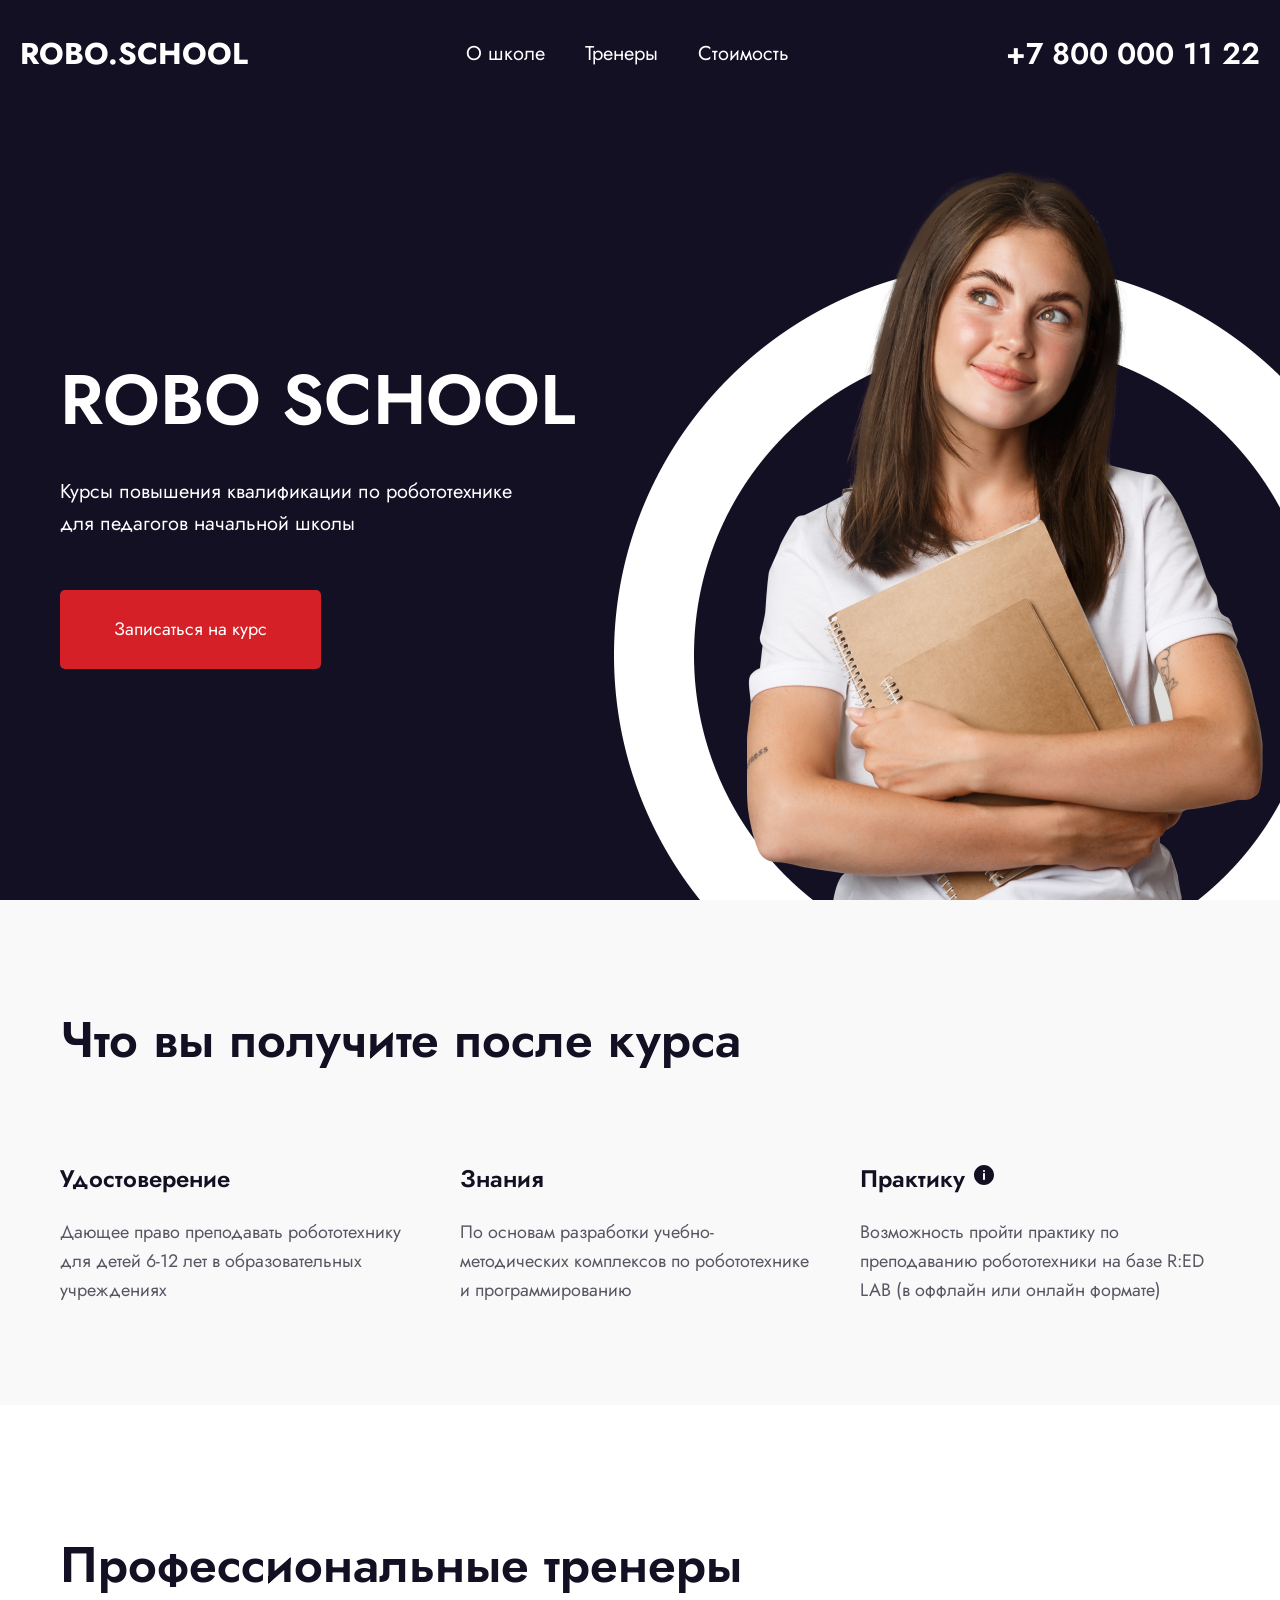
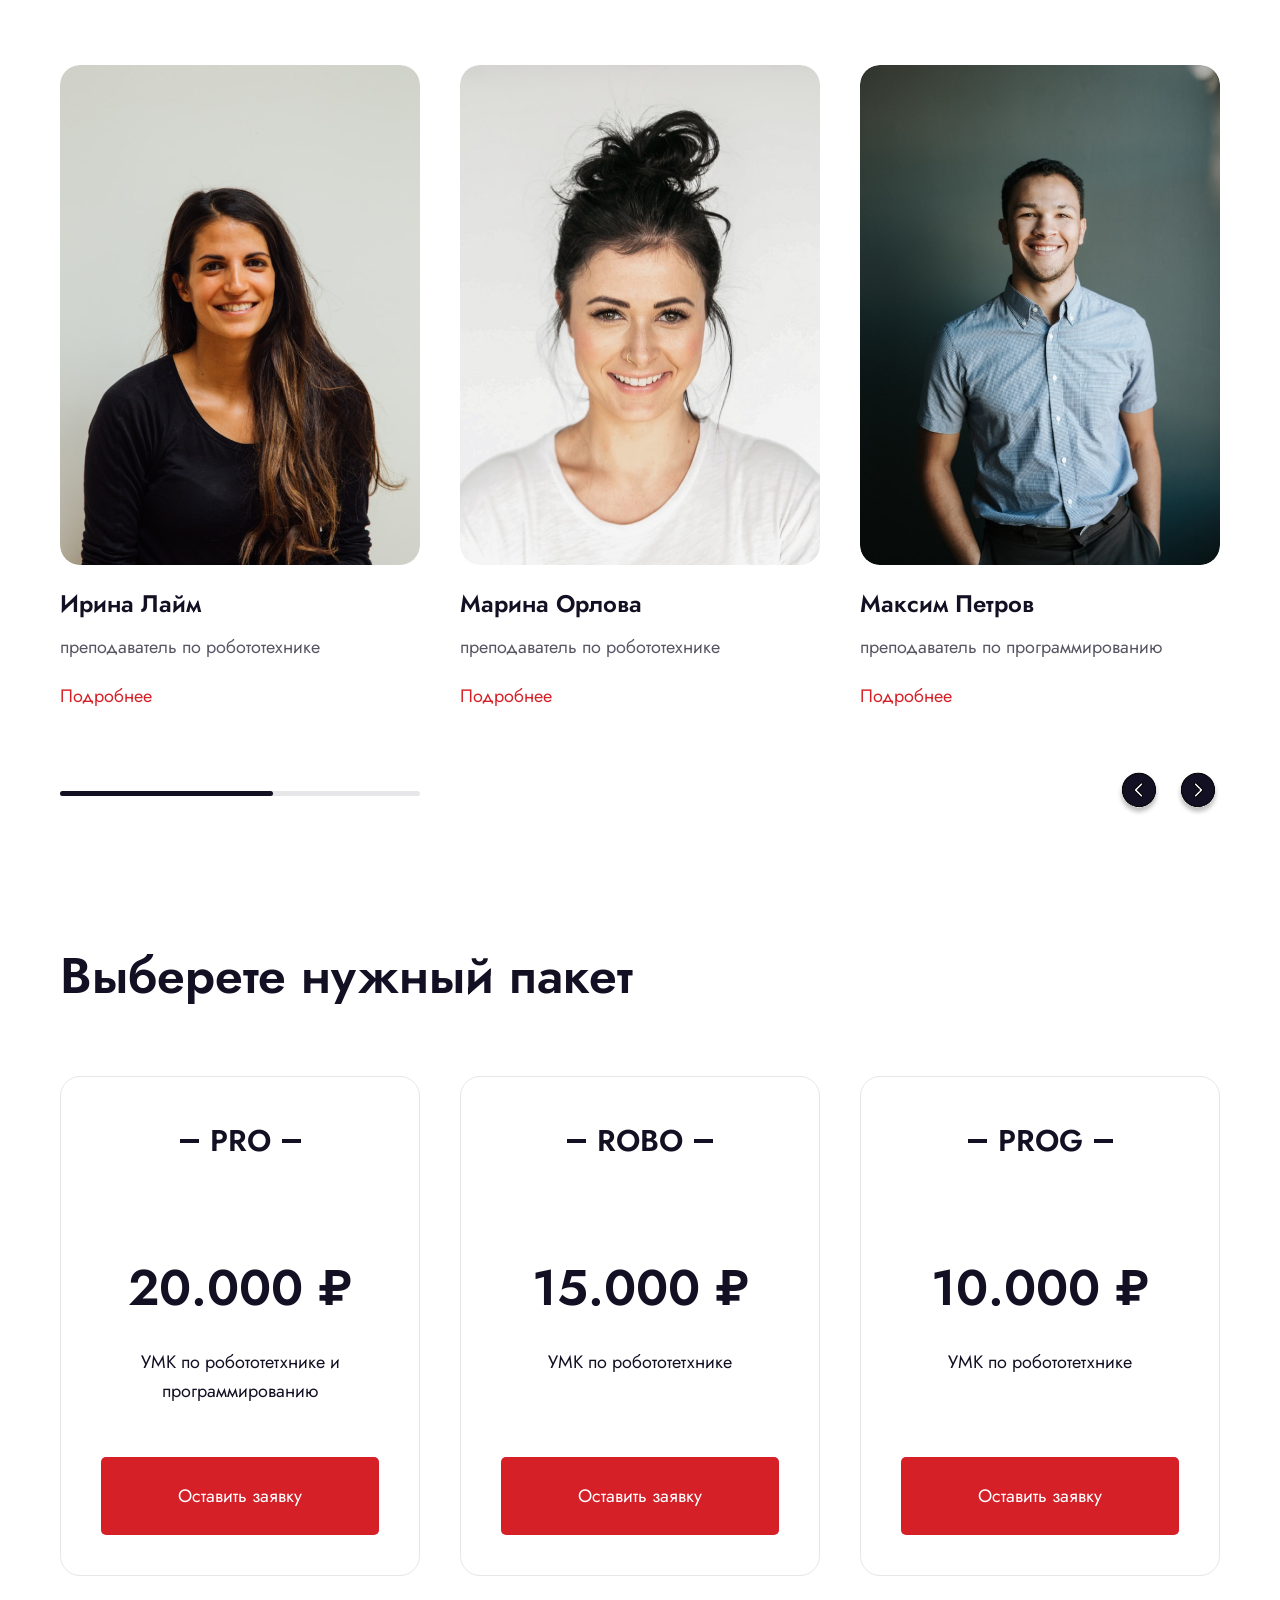
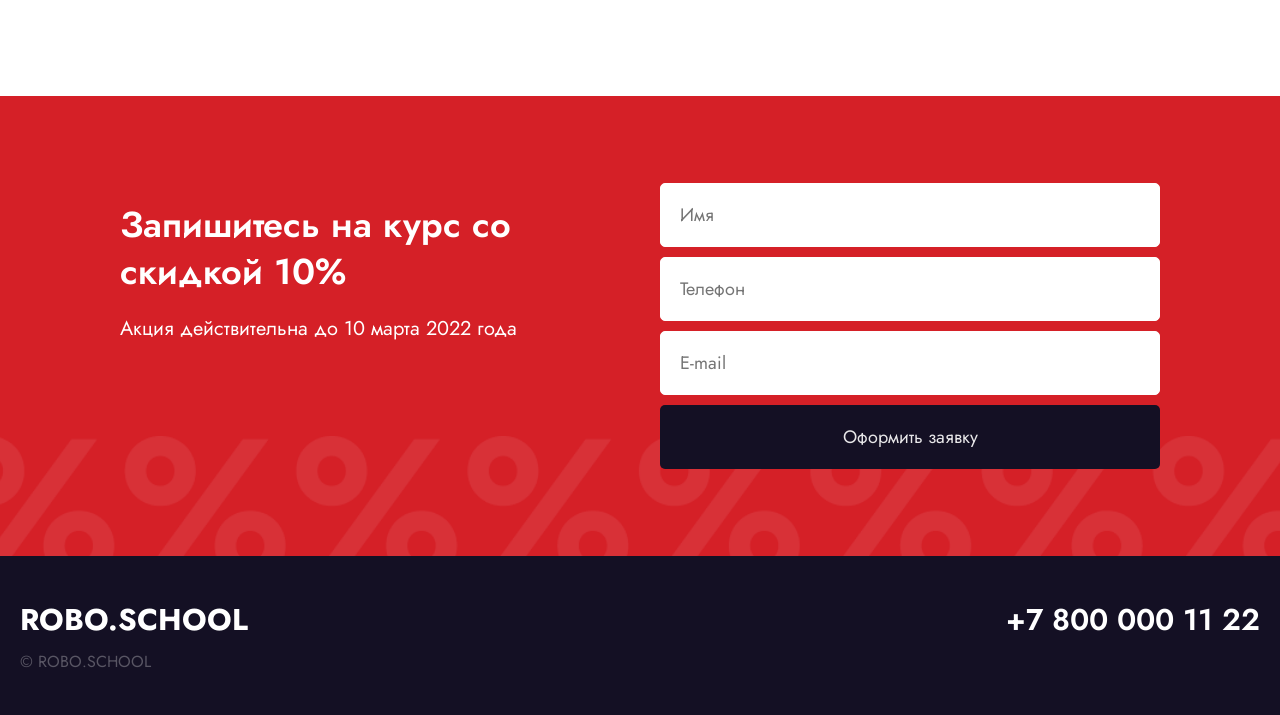
<file: pr-/index.html>
<!doctype html>
<html lang="en">
  <head>
    <meta charset="UTF-8" />
    <meta name="viewport" content="width=device-width, initial-scale=1.0" />
    <title>Vite + React</title>
    <script type="module" crossorigin src="./assets/index-Bn_xJWZJ.js"></script>
    <link rel="stylesheet" crossorigin href="./assets/index.css">
  </head>
  <body>
    <div id="root"></div>
  </body>
</html>
</file>
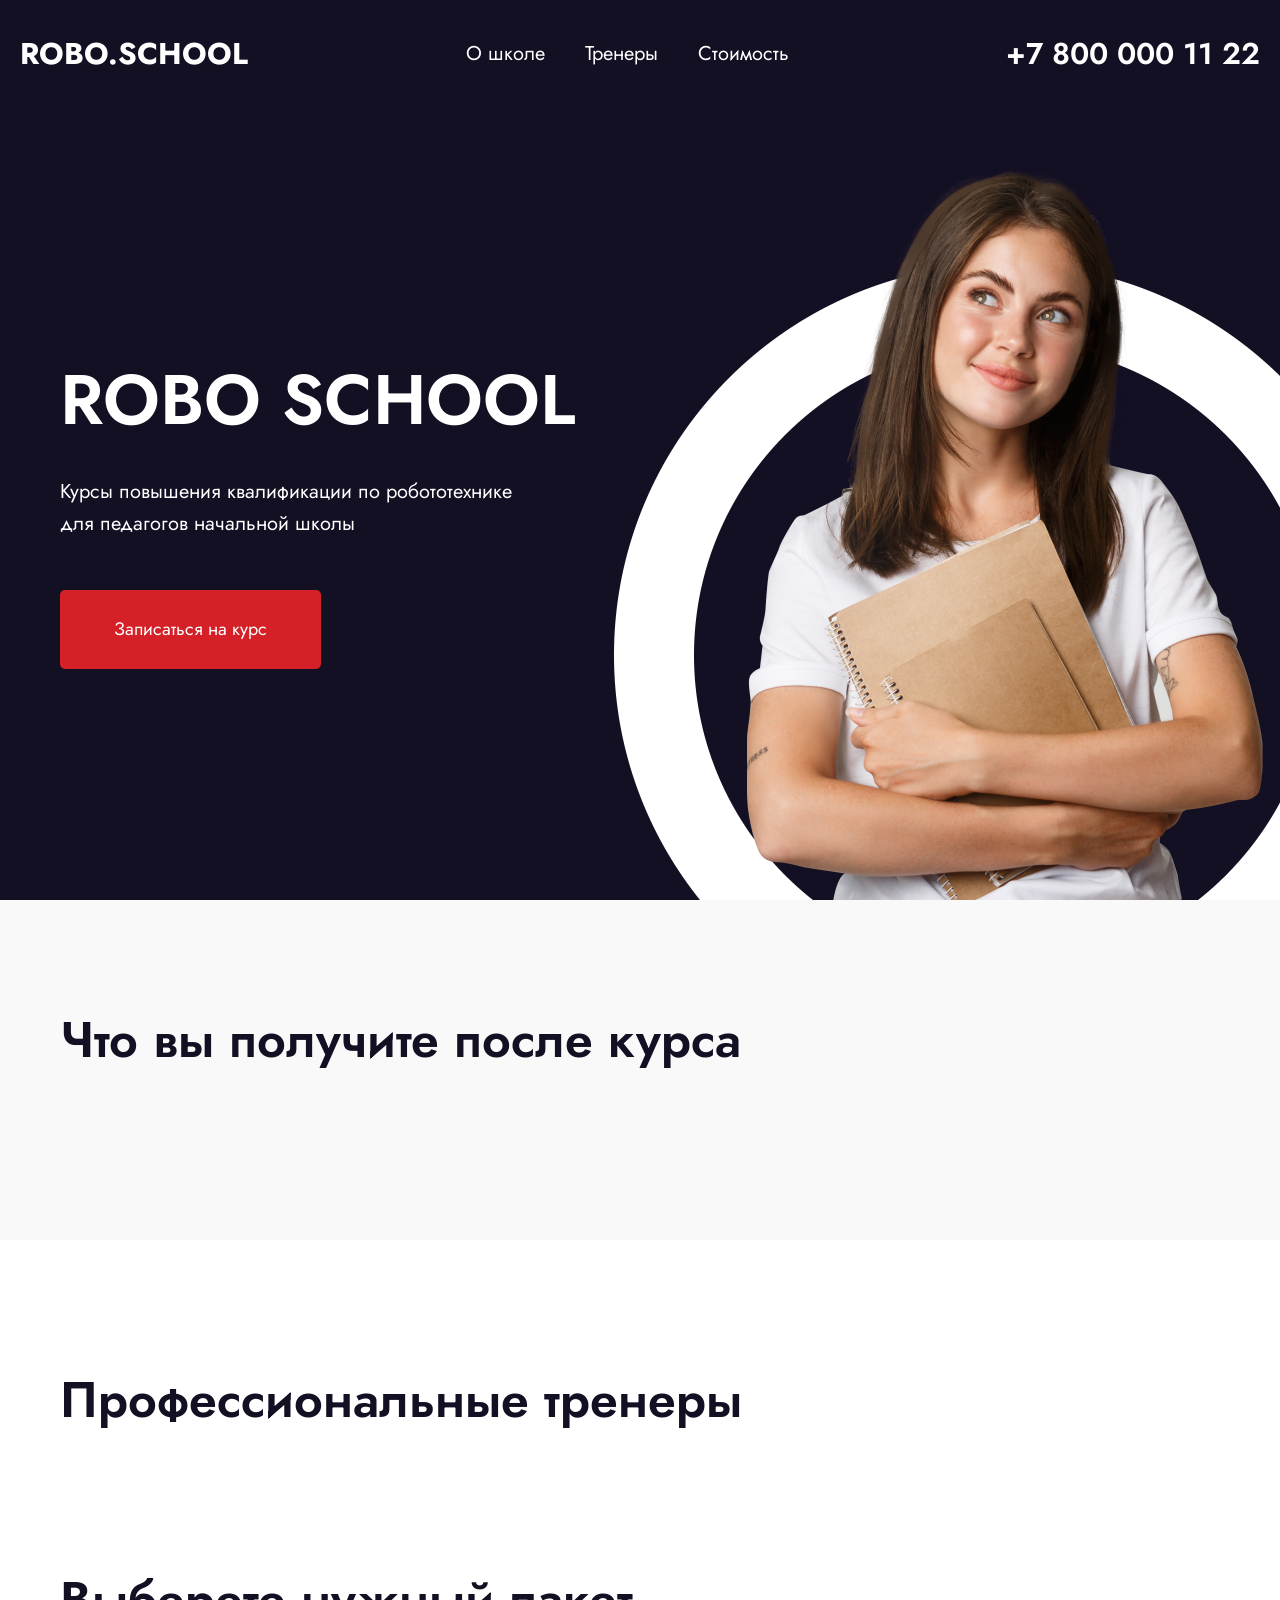
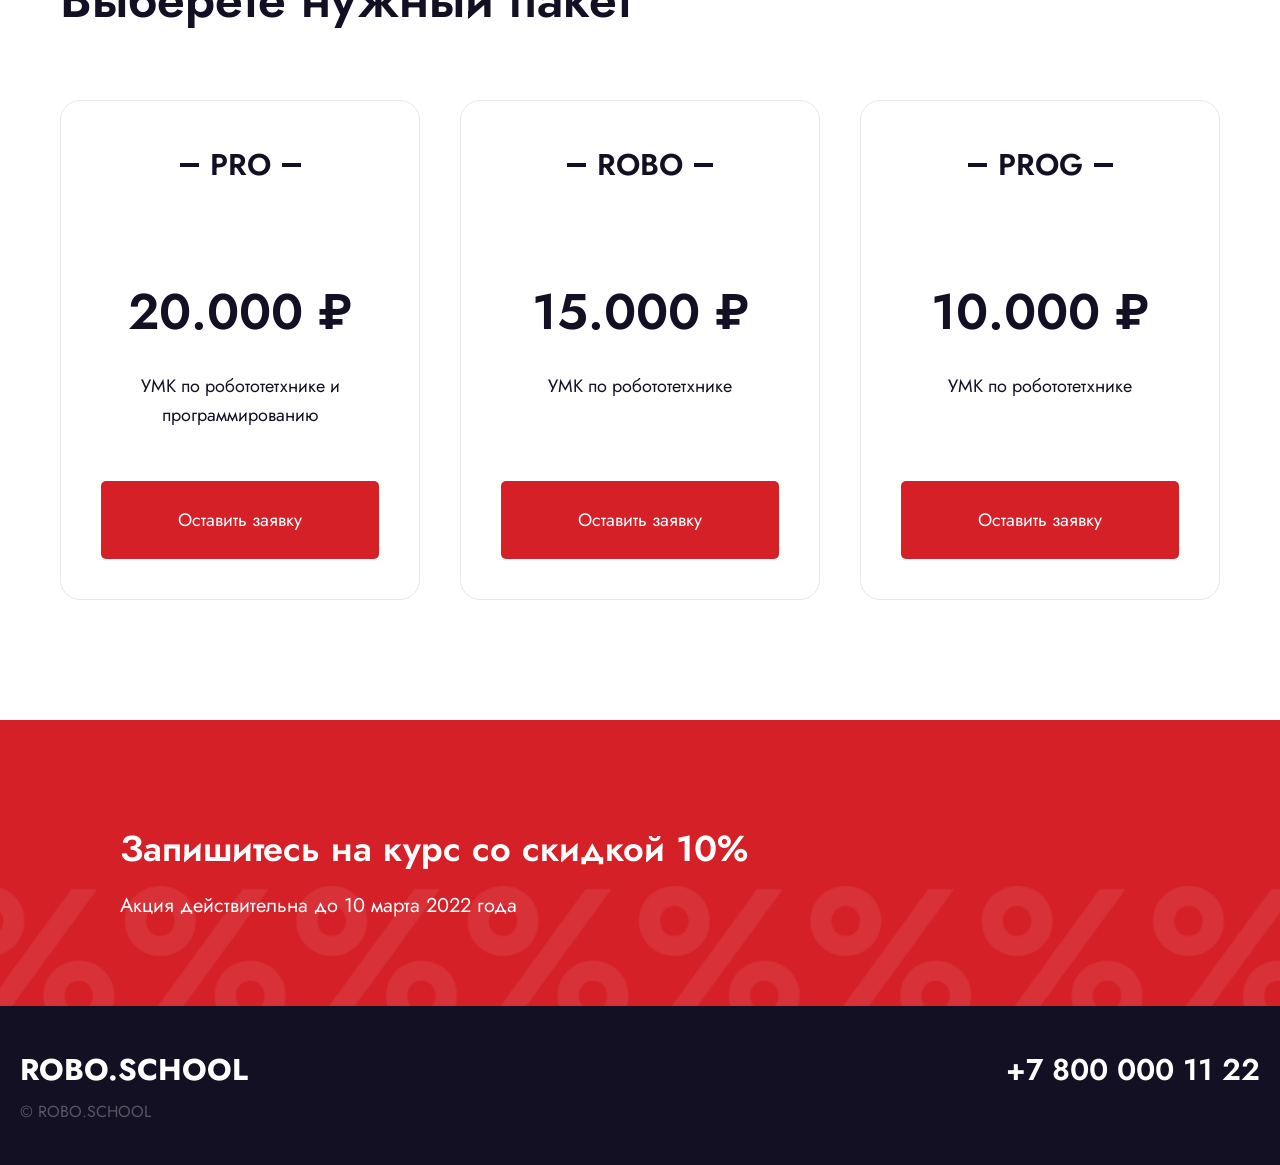
<file: pr-1/index.html>
<!doctype html>
<html lang="en">
  <head>
    <meta charset="UTF-8" />
    <meta name="viewport" content="width=device-width, initial-scale=1.0" />
    <title>Vite + React</title>
    <script type="module" crossorigin src="./assets/index-CHeGaRl-.js"></script>
    <link rel="stylesheet" crossorigin href="./assets/index.css">
  </head>
  <body>
    <div id="root"></div>
  </body>
</html>
</file>
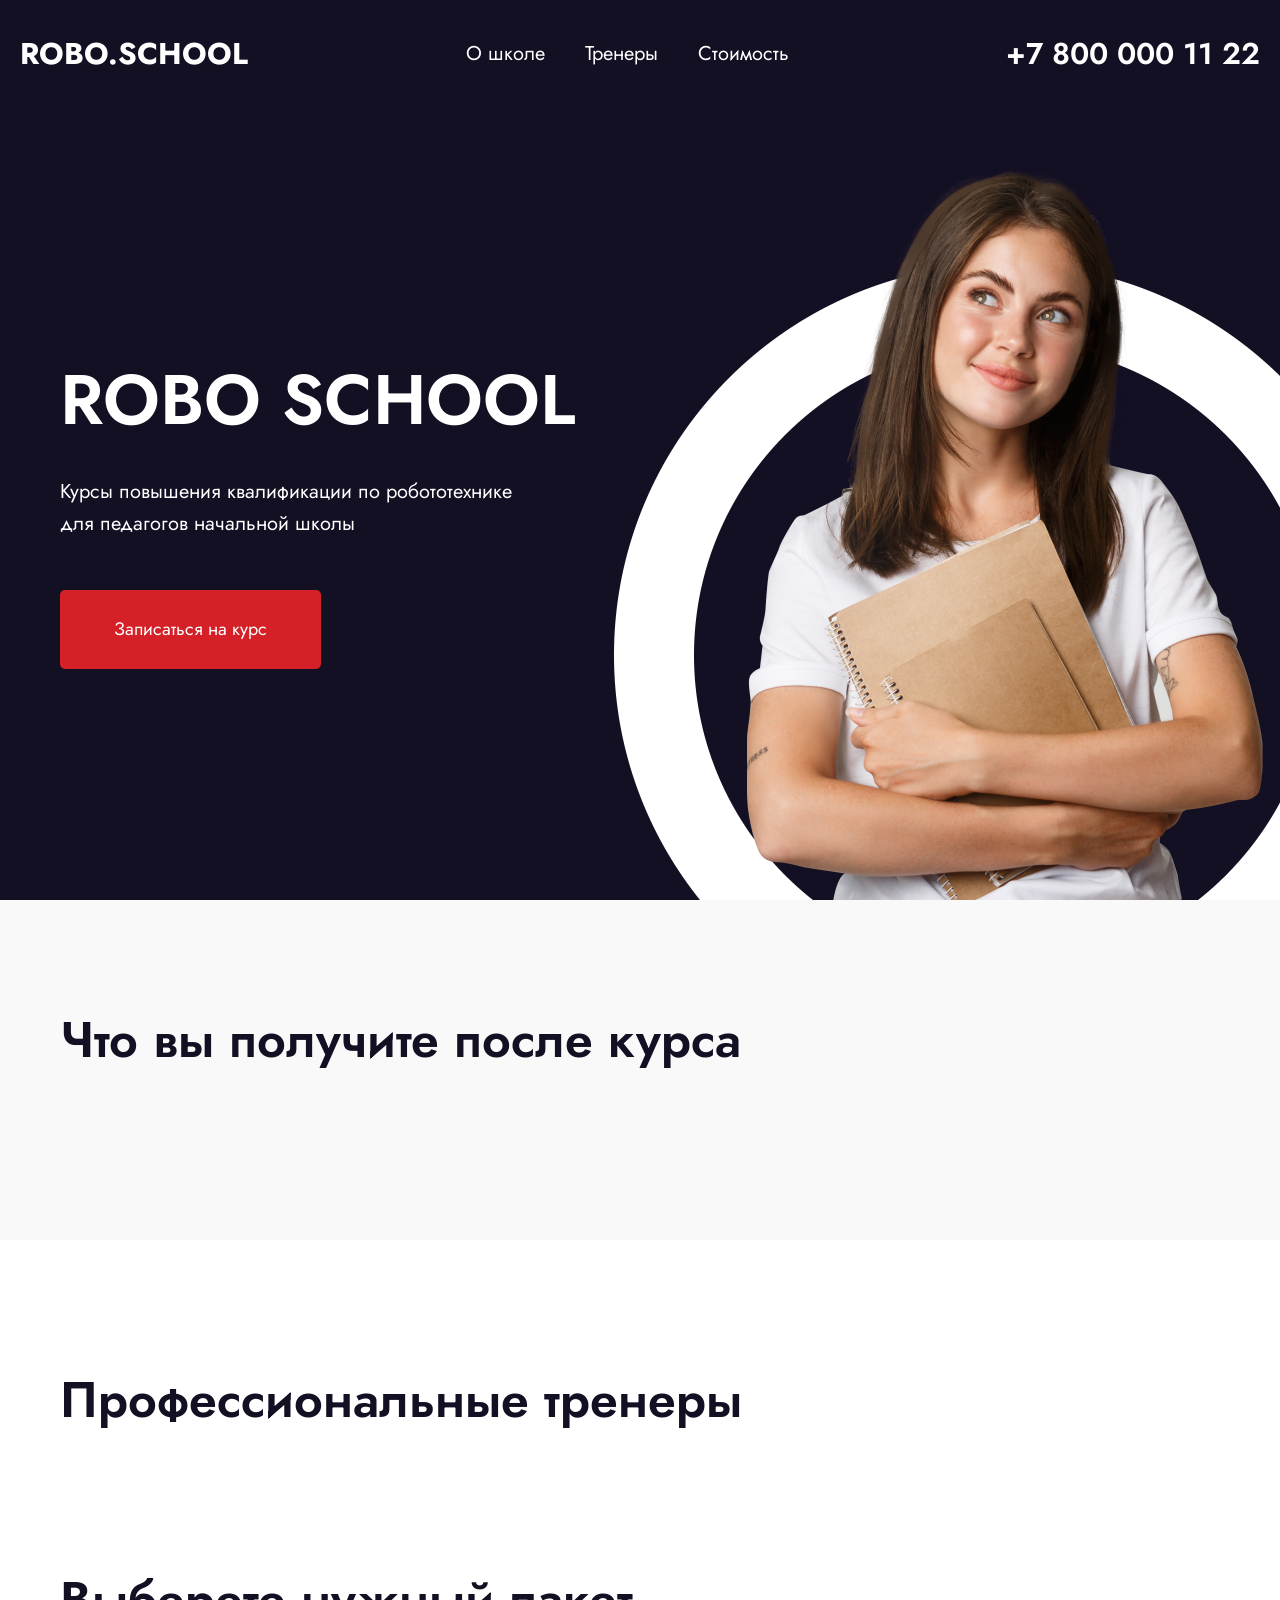
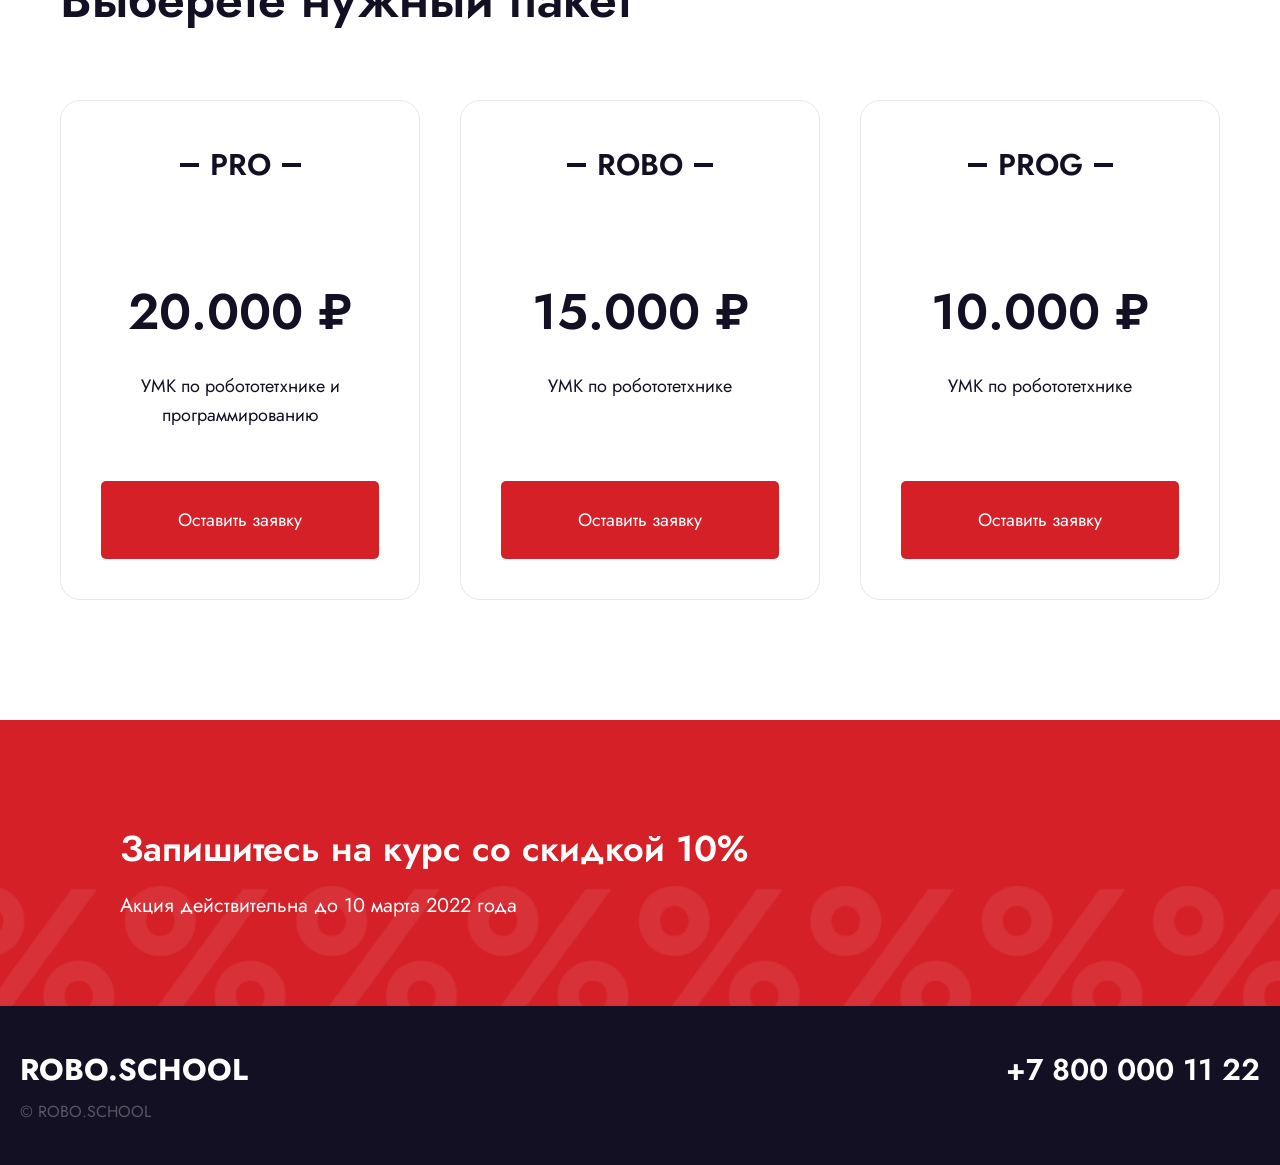
<file: pr-2/index.html>
<!doctype html>
<html lang="en">
  <head>
    <meta charset="UTF-8" />
    <meta name="viewport" content="width=device-width, initial-scale=1.0" />
    <title>Vite + React</title>
    <script type="module" crossorigin src="./assets/index-Jnx4XwDE.js"></script>
    <link rel="stylesheet" crossorigin href="./assets/index.css">
  </head>
  <body>
    <div id="root"></div>
  </body>
</html>
</file>
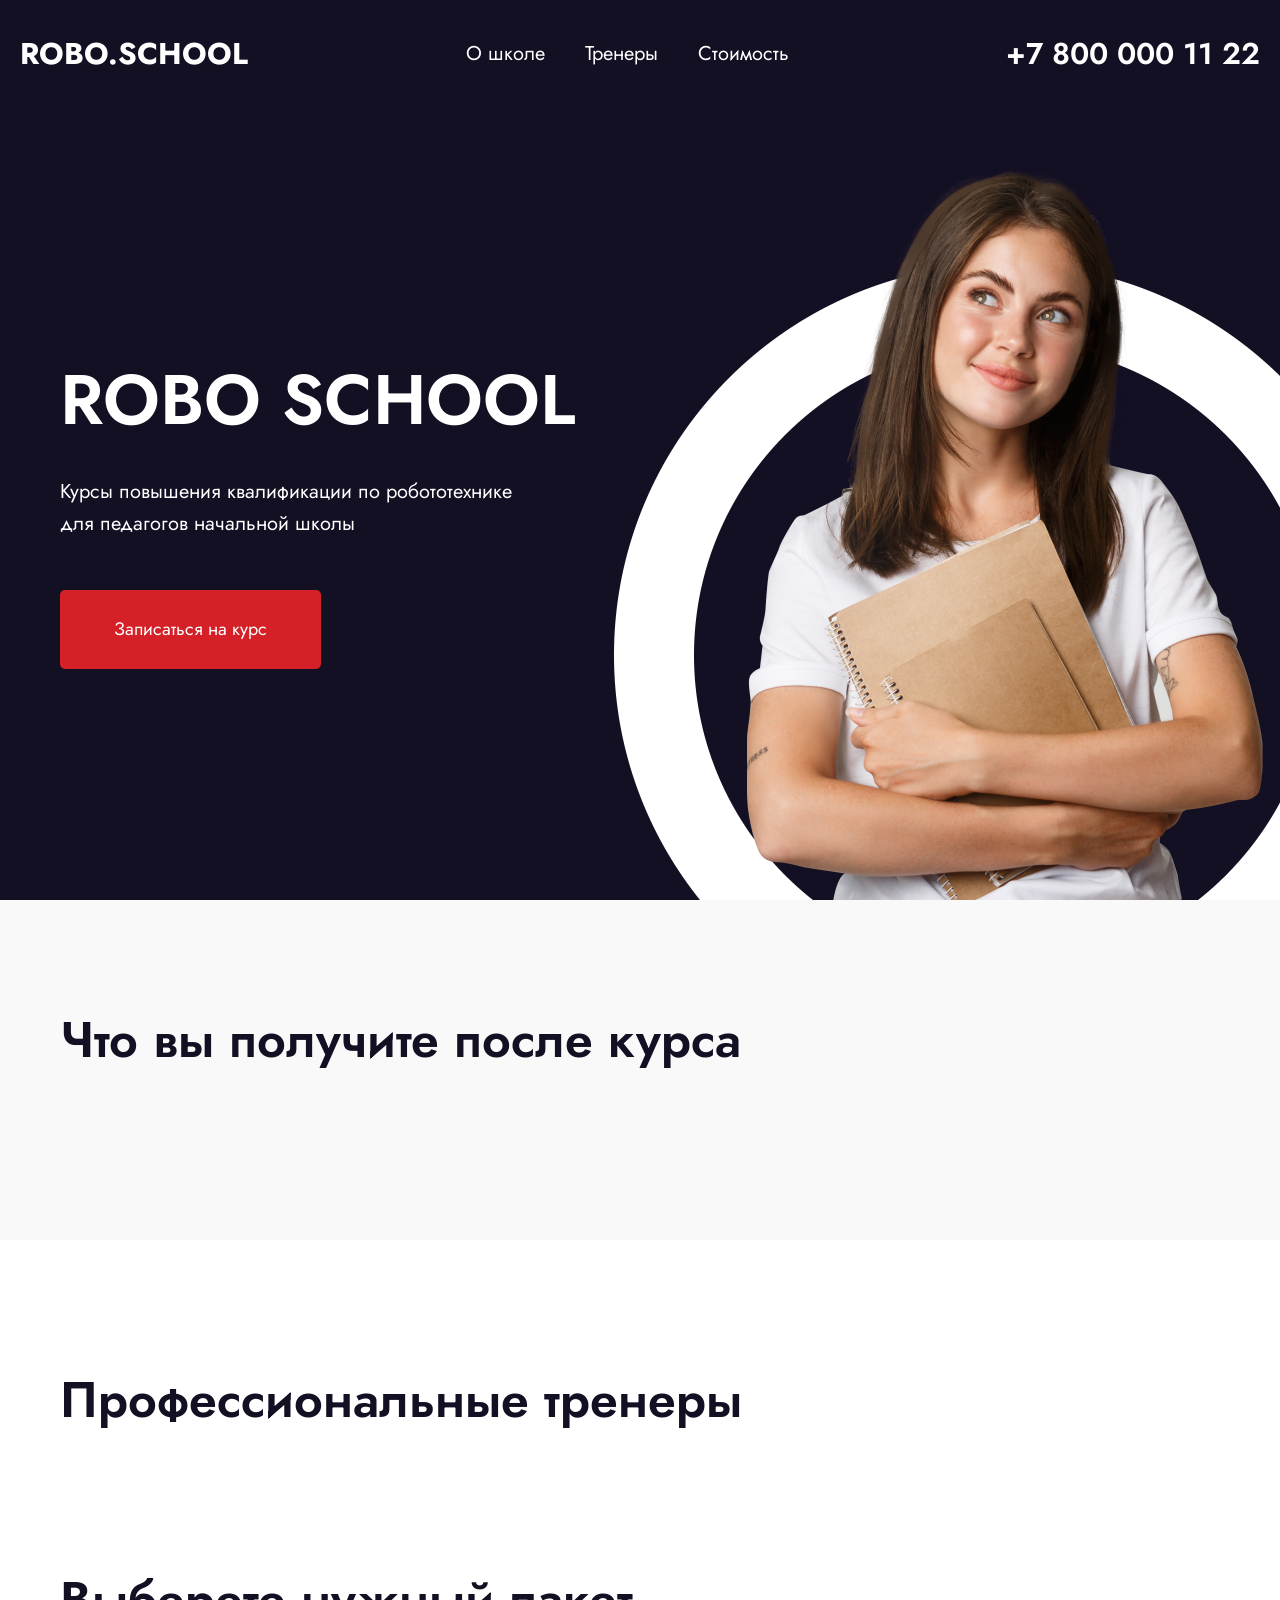
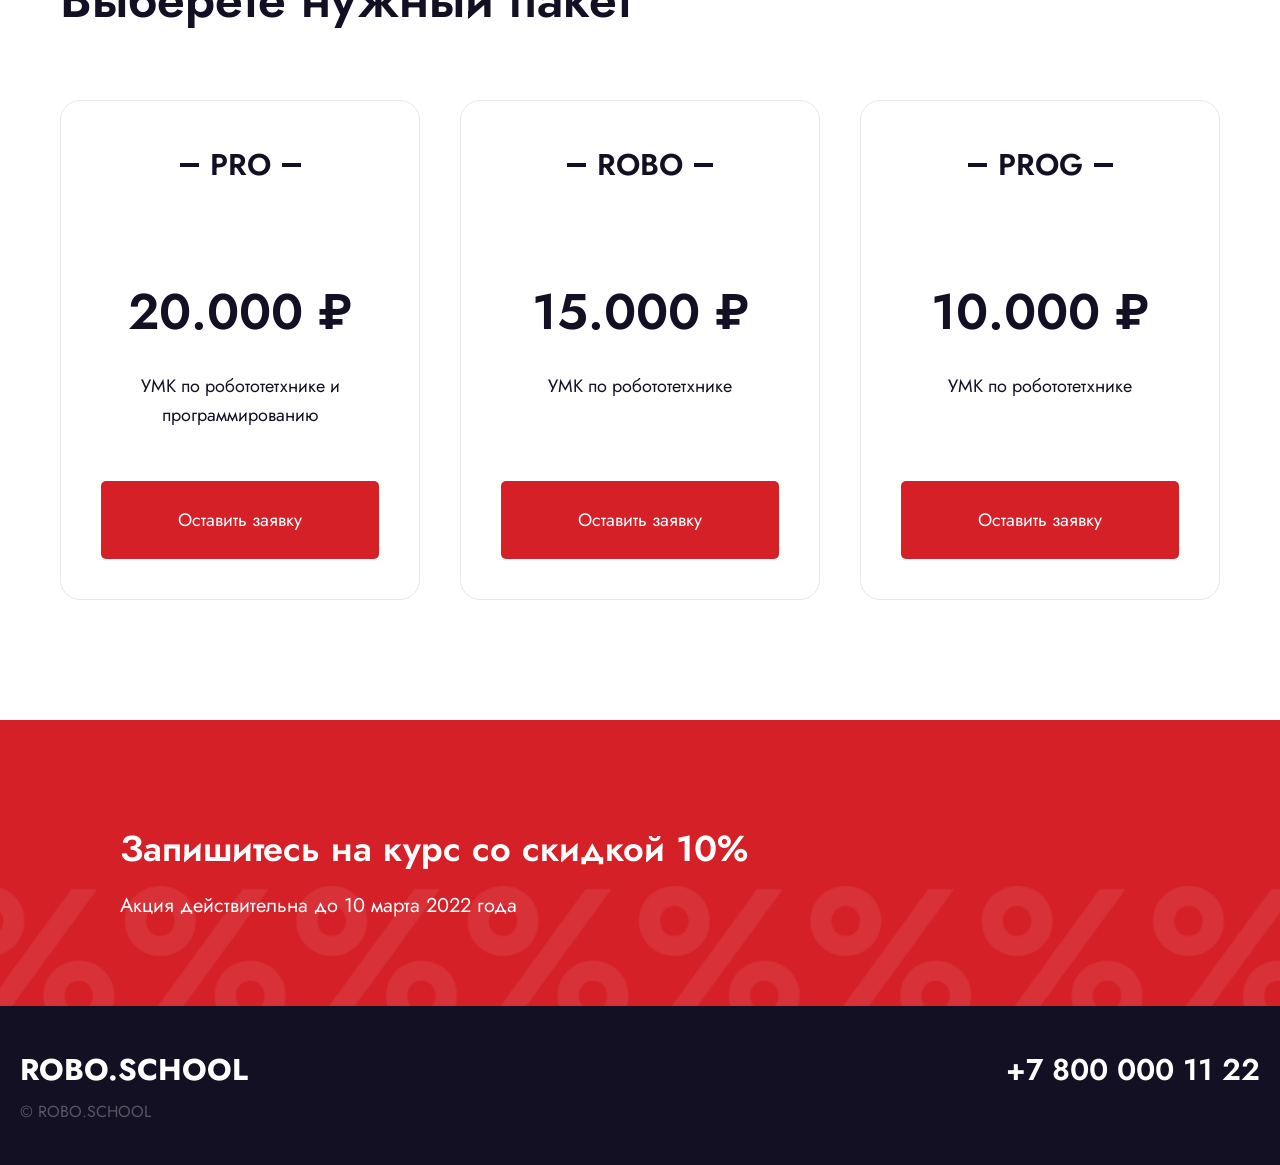
<file: pr-3/index.html>
<!doctype html>
<html lang="en">
  <head>
    <meta charset="UTF-8" />
    <meta name="viewport" content="width=device-width, initial-scale=1.0" />
    <title>Vite + React</title>
    <script type="module" crossorigin src="./assets/index-BAb2W92m.js"></script>
    <link rel="stylesheet" crossorigin href="./assets/index.css">
  </head>
  <body>
    <div id="root"></div>
  </body>
</html>
</file>
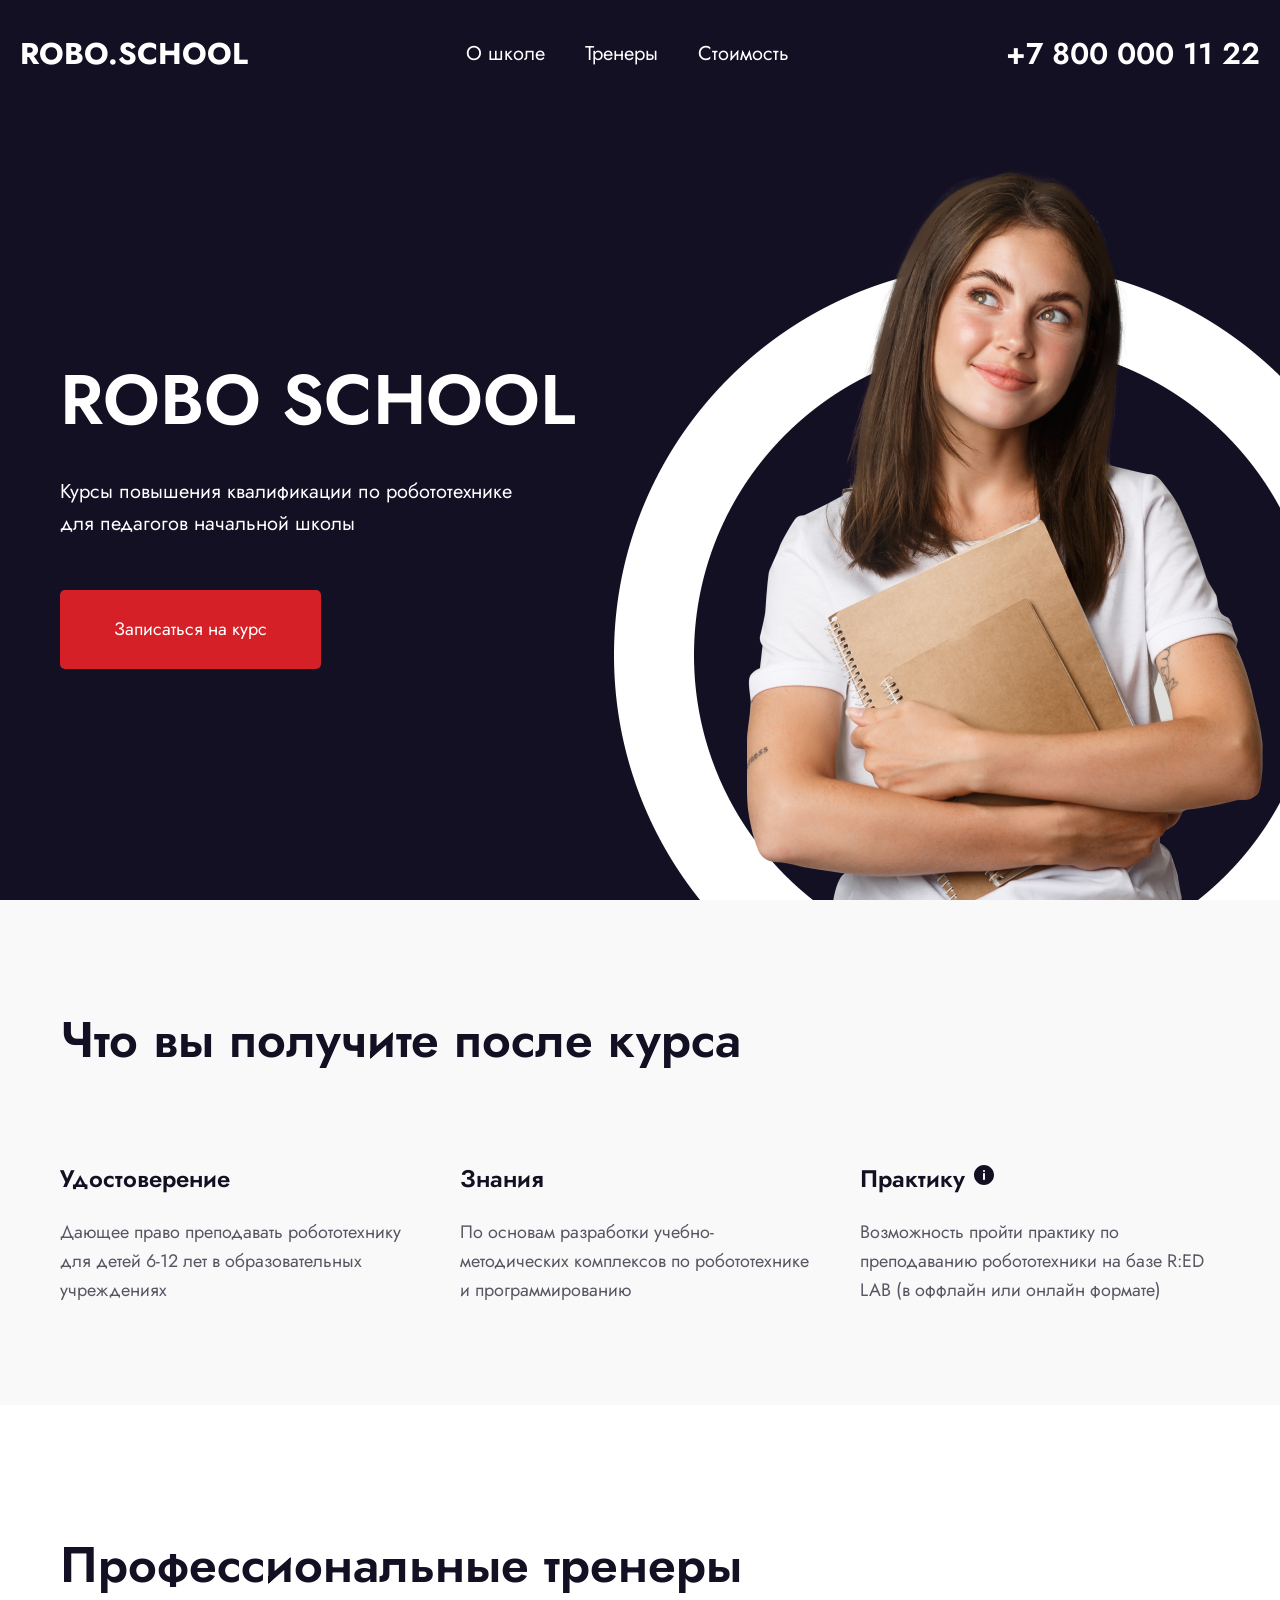
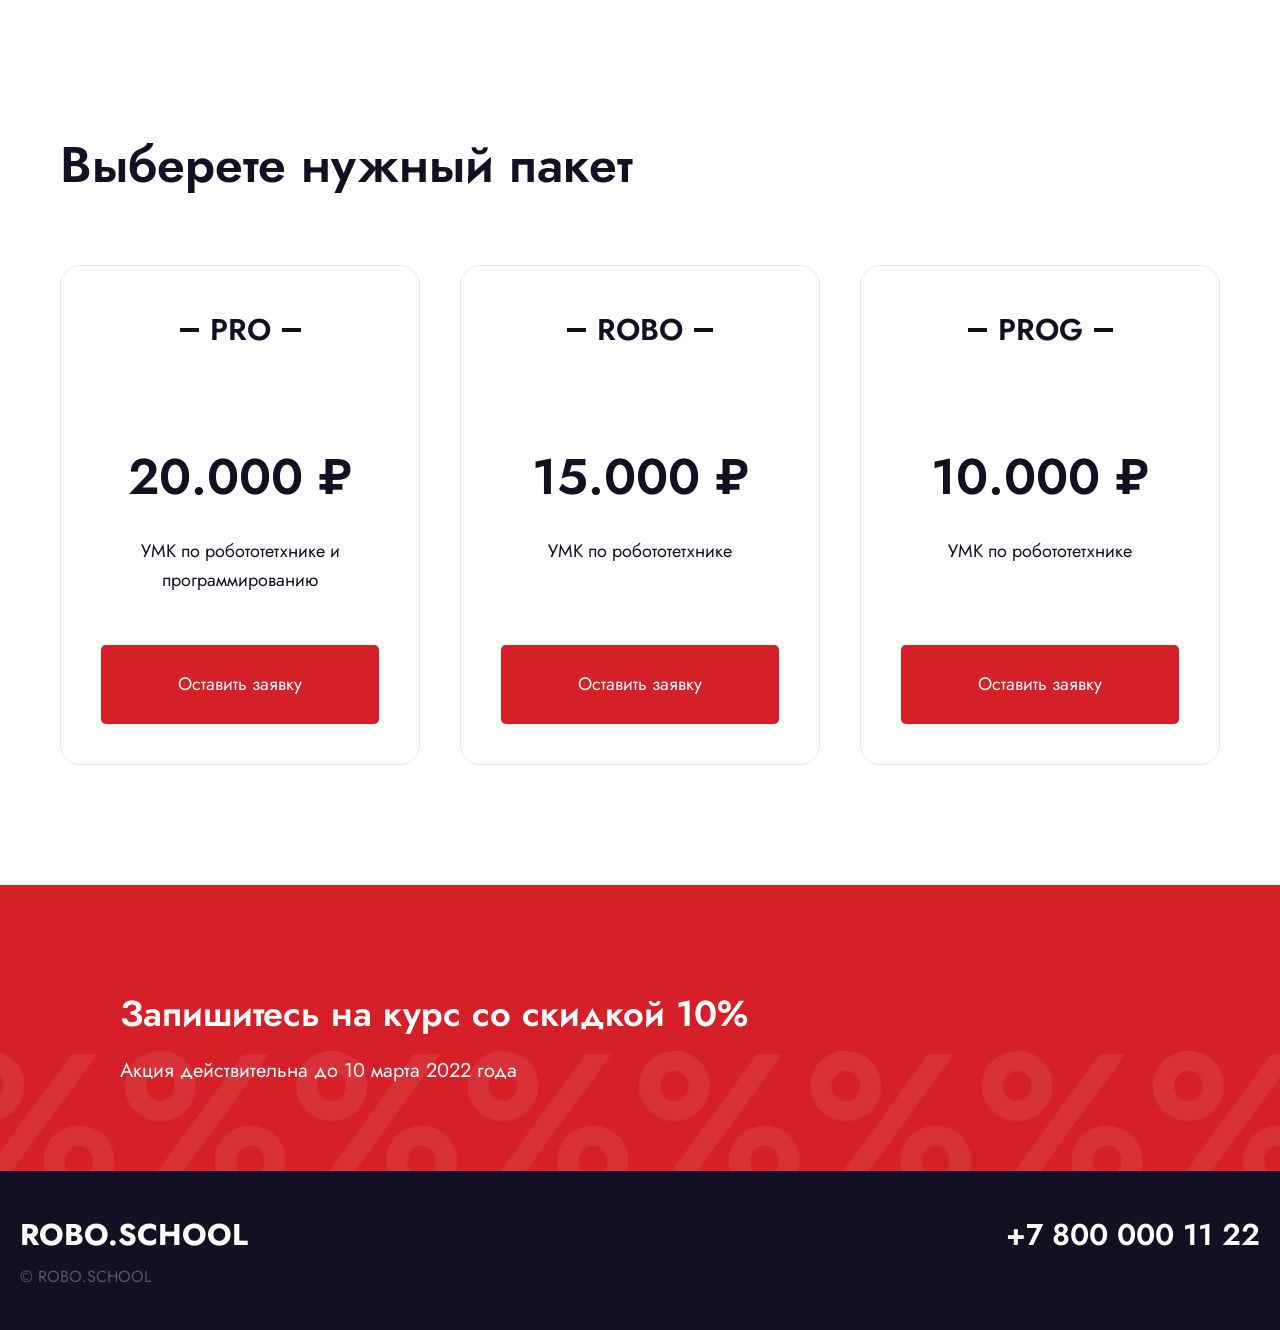
<file: pr-5/index.html>
<!doctype html>
<html lang="en">
  <head>
    <meta charset="UTF-8" />
    <meta name="viewport" content="width=device-width, initial-scale=1.0" />
    <title>Vite + React</title>
    <script type="module" crossorigin src="./assets/index-Dna_b6KP.js"></script>
    <link rel="stylesheet" crossorigin href="./assets/index.css">
  </head>
  <body>
    <div id="root"></div>
  </body>
</html>
</file>
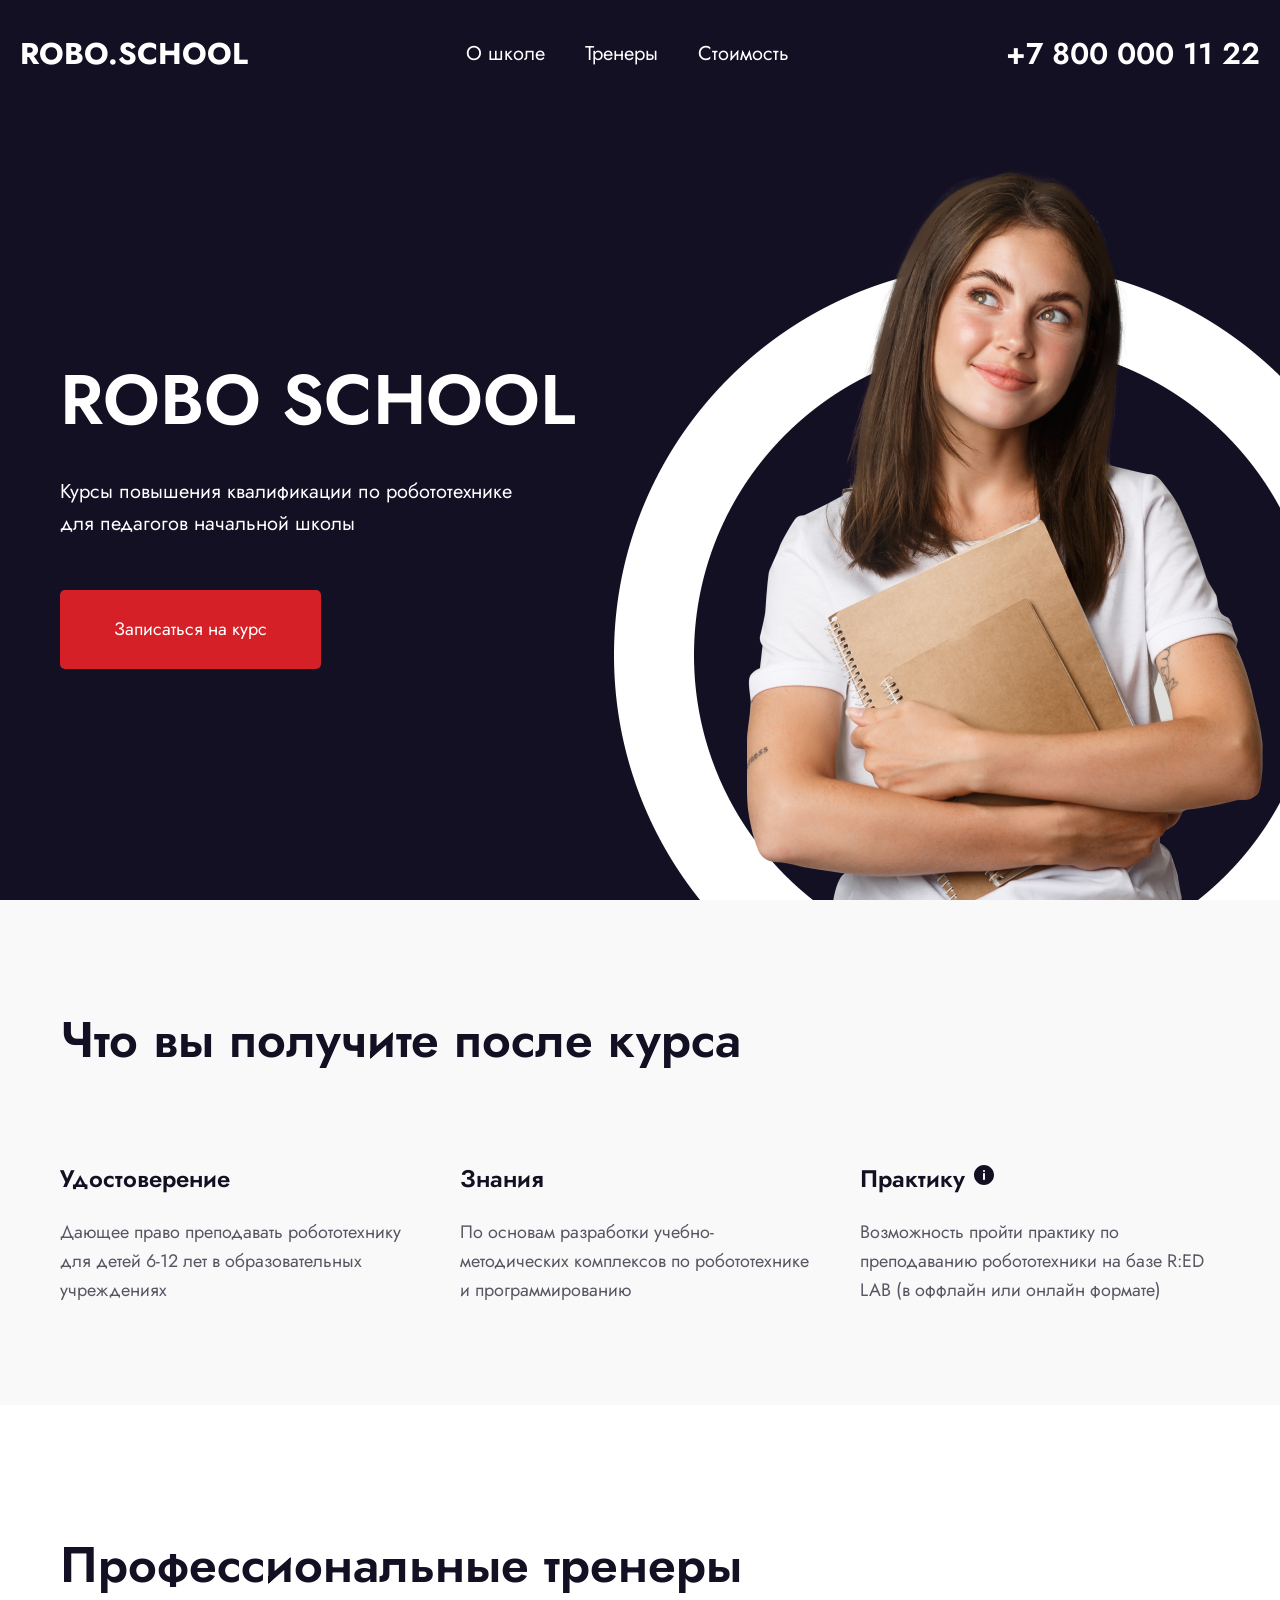
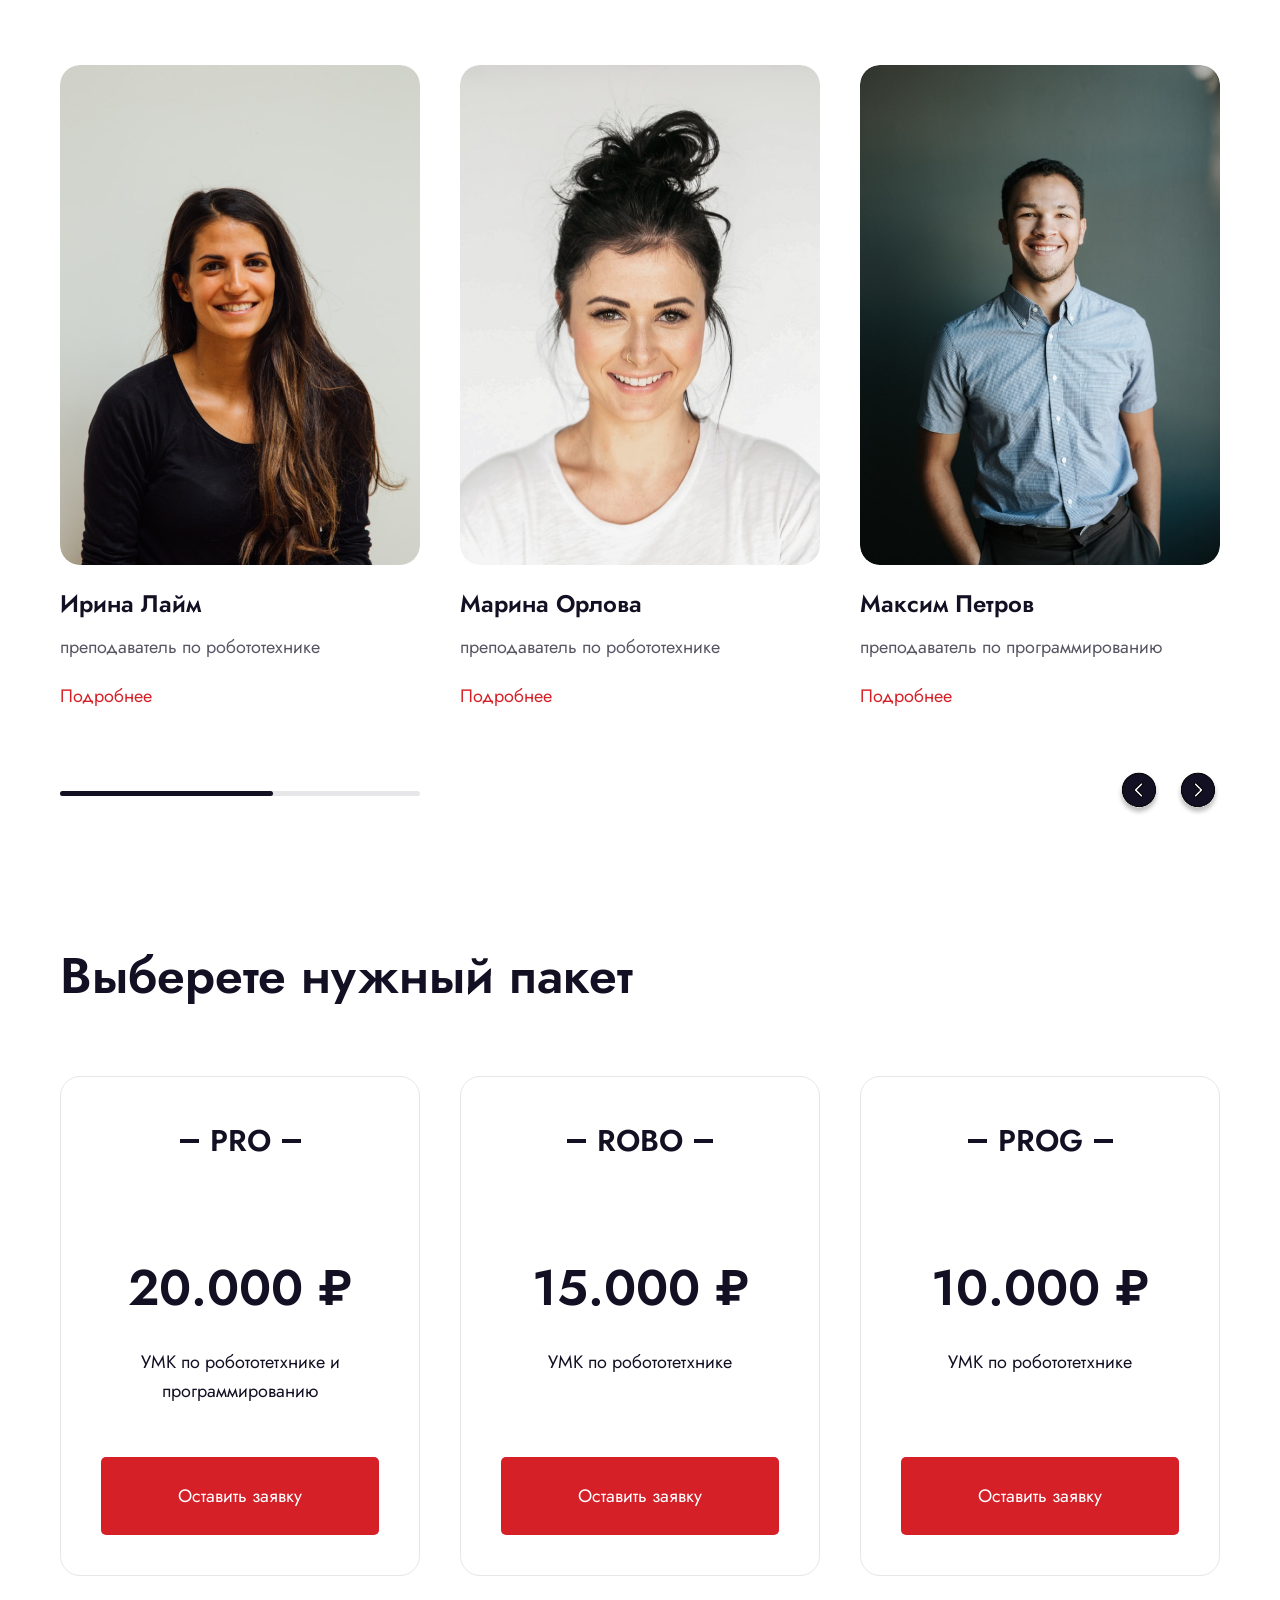
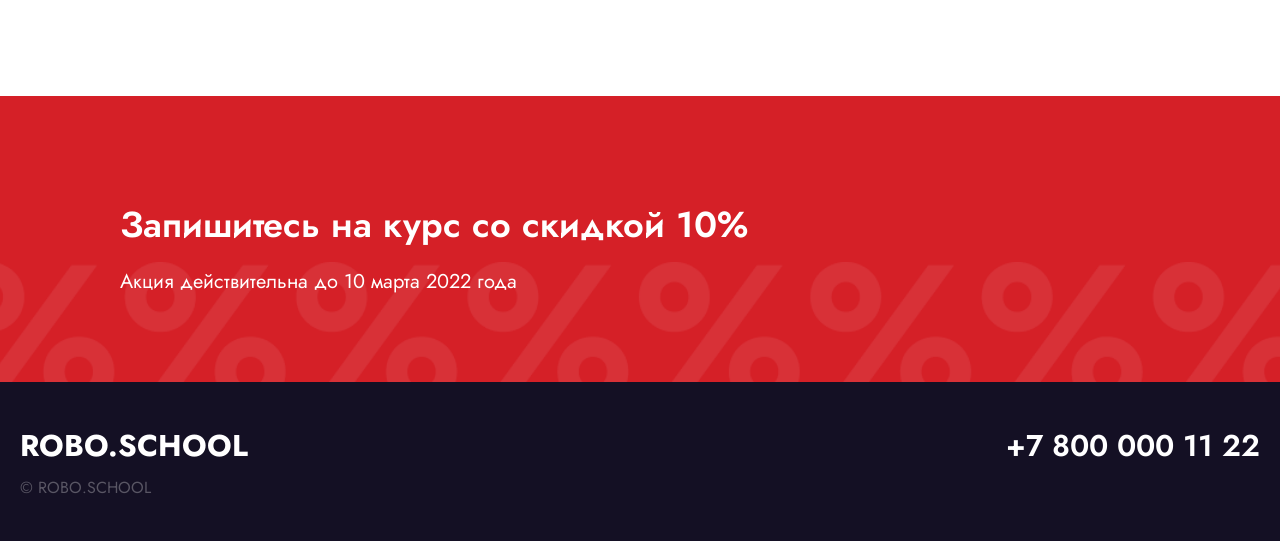
<file: pr-6/index.html>
<!doctype html>
<html lang="en">
  <head>
    <meta charset="UTF-8" />
    <meta name="viewport" content="width=device-width, initial-scale=1.0" />
    <title>Vite + React</title>
    <script type="module" crossorigin src="./assets/index-CYDZf1qF.js"></script>
    <link rel="stylesheet" crossorigin href="./assets/index.css">
  </head>
  <body>
    <div id="root"></div>
  </body>
</html>
</file>
<file: pr-/assets/index.css>
._container_1ewqi_1{margin:0 auto;padding:0 20px;max-width:1200px;height:100%}._container_1ewqi_1._wide_1ewqi_7{max-width:1760px}@media screen and (max-width: 1024px){._container_1ewqi_1{padding:0 10px}}._logo_1rb8j_1{font-size:30px;font-weight:700;color:#fff}@media (max-width: 768px){._logo_1rb8j_1{font-size:20px}}._iconButton_1l058_1{position:relative;display:flex;justify-content:center;align-items:center;padding:9px;border-radius:10px;border:1px solid #e7e6e8}._phoneCall_12clo_1{font-size:30px;font-weight:600;color:#fff}._phoneCall_12clo_1:hover{text-decoration:underline}._footer_1h3o1_1{background:#141024;color:#fff}._footer_1h3o1_1 ._content_1h3o1_5{padding:40px 0}._footer_1h3o1_1 ._content_1h3o1_5 ._wrapper_1h3o1_8{display:flex;justify-content:space-between;align-items:flex-start}._footer_1h3o1_1 ._content_1h3o1_5 ._copyright_1h3o1_13{font-size:16px;color:#595664;margin-top:5px}@media (max-width: 768px){._footer_1h3o1_1 ._content_1h3o1_5{padding:20px 0}._footer_1h3o1_1 ._content_1h3o1_5 ._wrapper_1h3o1_8{flex-direction:column;align-items:center;gap:20px}._footer_1h3o1_1 ._content_1h3o1_5 ._copyright_1h3o1_13{text-align:center;margin-top:40px}}._link_5upnr_1{white-space:nowrap;text-decoration:none;color:#fff;font-weight:400}._link_5upnr_1:hover{text-decoration:underline}._navbar_tcksv_1{display:flex;justify-content:space-between;align-items:center;list-style:none;gap:40px}._burgerMenu_me8tq_1{position:fixed;top:0;right:0;bottom:0;left:0;width:100%;height:100dvh;padding:10px;background:#141024;display:flex;justify-content:center;align-items:center}._burgerMenu_me8tq_1 ._navbar_me8tq_12{width:100%;max-height:100%;overflow-y:auto}._burgerMenu_me8tq_1 ._navbar_me8tq_12 ._menu_me8tq_17{display:flex;flex-direction:column;gap:20px}._burgerMenu_me8tq_1 ._navbar_me8tq_12 ._menu_me8tq_17 ._link_me8tq_22{font-size:30px;font-weight:600}._burgerMenu_me8tq_1 ._navbar_me8tq_12 ._closeButton_me8tq_26{position:absolute;top:10px;right:10px}._headerButtons_4428k_1{display:flex;gap:10px}._header_wcdqy_1{background:#141024;color:#fff;text-align:center;position:sticky;top:0;z-index:500}._header_wcdqy_1 ._content_wcdqy_9{display:flex;justify-content:space-between;align-items:center;padding:30px 0}@media (max-width: 1024px){._header_wcdqy_1 ._content_wcdqy_9{padding:10px 0}}._layout_d5ytr_1{display:flex;flex-direction:column;min-height:100dvh}._layout_d5ytr_1 ._main_d5ytr_6{flex:1 0 auto}._tooltip_1k8pk_1{position:relative;display:inline-block;bottom:.25rem}._tooltip_1k8pk_1 ._icon_1k8pk_6{width:24px;height:24px;display:inline-flex;align-items:center;justify-content:center;-webkit-user-select:none;user-select:none;cursor:help;position:relative;top:.25rem}._tooltip_1k8pk_1 ._text_1k8pk_17{position:absolute;bottom:100%;left:0;padding:15px 20px;background-color:#fff;color:#141024;border-radius:5px;white-space:normal;word-break:break-word;max-width:260px;width:max-content;font-size:16px;font-weight:400;z-index:10;display:block;pointer-events:auto;box-shadow:0 2px 8px #1410241a}@media (max-width: 768px){._tooltip_1k8pk_1 ._text_1k8pk_17{transform:translate(-50%)}}._item_1cib8_1{flex-basis:360px}._item_1cib8_1 ._content_1cib8_4{display:flex;flex-direction:column;gap:20px}._item_1cib8_1 ._title_1cib8_9{font-weight:600;font-size:24px;margin-top:20px}._item_1cib8_1 ._text_1cib8_14{font-size:18px;color:#595664}@media (max-width: 768px){._item_1cib8_1{flex-basis:300px}._item_1cib8_1 ._content_1cib8_4{gap:10px;text-align:center}._item_1cib8_1 ._title_1cib8_9{font-size:20px}._item_1cib8_1 ._text_1cib8_14{font-size:16px}}._benefits_h1nu8_1{background-color:#f9f9f9;padding:100px 0}._benefits_h1nu8_1 ._wrapper_h1nu8_5 ._title_h1nu8_5{font-size:50px;font-weight:600}._benefits_h1nu8_1 ._wrapper_h1nu8_5 ._items_h1nu8_9{margin-top:60px;display:flex;justify-content:center;flex-wrap:wrap;gap:40px}@media (max-width: 768px){._benefits_h1nu8_1{padding:40px 0 52px}._benefits_h1nu8_1 ._wrapper_h1nu8_5 ._title_h1nu8_5{font-size:30px;line-height:1.3;text-align:center}._benefits_h1nu8_1 ._wrapper_h1nu8_5 ._items_h1nu8_9{margin-top:40px}}._button_1bgjq_1{display:inline-flex;justify-content:center;align-items:center;padding:25px 54px;font-size:18px;font-weight:400;line-height:1.6;text-align:center;text-decoration:none;cursor:pointer;border:none;border-radius:5px;-webkit-user-select:none;user-select:none}._primary_1bgjq_17{background-color:#d52027;color:#fff;transition:background-color .3s ease}._primary_1bgjq_17:hover{background-color:#b9191d}._secondary_1bgjq_26{background-color:#141024;color:#e7e6e8;transition:background-color .3s ease}._secondary_1bgjq_26:hover{background:#282148}._text_1bgjq_35{padding:0;border-radius:0;color:#d52027;transition:color .3s ease}._text_1bgjq_35:hover{color:#b9191d}._wrapper_o7wq0_1{position:relative}._wrapper_o7wq0_1 ._label_o7wq0_4{position:absolute;width:1px;height:1px;margin:-1px;clip:rect(0 0 0 0);overflow:hidden}._wrapper_o7wq0_1 ._input_o7wq0_12{color:#141024;font-size:18px;padding:18px 19px;border-radius:5px;background:#fff;border:1px solid #ffffff;width:100%}._wrapper_o7wq0_1 ._input_o7wq0_12:focus{border-color:#f9f9f9}._wrapper_o7wq0_1 ._input_o7wq0_12._error_o7wq0_24{border-color:#d52027}._wrapper_o7wq0_1 ._errorText_o7wq0_27{color:#d52027;position:absolute;top:5px;left:20px;font-size:12px}._contactForm_papjt_1{display:flex;flex-direction:column;gap:10px;flex-basis:100%;max-width:500px}._contactForm_papjt_1 ._contactFormButton_papjt_8{padding:19px 54px;line-height:normal}@media (max-width: 768px){._contactForm_papjt_1 ._contactFormButton_papjt_8{font-size:16px}}._course_1msp0_1{background-color:#d52027;background-image:url(./percent.png);background-position:bottom;background-repeat:repeat-x;background-size:auto 120px;padding:87px 0;color:#fff}._course_1msp0_1 ._wrapper_1msp0_10{display:flex;flex-wrap:wrap;justify-content:center;gap:64px;padding:0 60px}._course_1msp0_1 ._wrapper_1msp0_10 ._text_1msp0_17{margin-top:19px;display:flex;flex:1 0 300px;flex-direction:column;color:#fff;line-height:1.3}._course_1msp0_1 ._wrapper_1msp0_10 ._text_1msp0_17 ._title_1msp0_25{font-weight:600;font-size:36px;line-height:1.3}._course_1msp0_1 ._wrapper_1msp0_10 ._text_1msp0_17 ._description_1msp0_30{margin-top:20px;font-weight:400}._course_1msp0_1 ._wrapper_1msp0_10 ._form_1msp0_34{display:flex;flex-direction:column;flex:0 1 500px;gap:10px}@media (max-width: 768px){._course_1msp0_1{background-image:none;padding:40px 0}._course_1msp0_1 ._wrapper_1msp0_10{gap:40px;padding:0}._course_1msp0_1 ._wrapper_1msp0_10 ._text_1msp0_17{text-align:center}._course_1msp0_1 ._wrapper_1msp0_10 ._text_1msp0_17 ._title_1msp0_25{font-size:30px}._course_1msp0_1 ._wrapper_1msp0_10 ._text_1msp0_17 ._description_1msp0_30{margin-top:10px}}._packageItem_1s67t_1{flex-basis:360px;padding:40px;border:1px solid #e7e6e8;border-radius:20px;display:flex;flex-direction:column;align-items:center;text-align:center;transition:background-color .3s ease,color .3s ease,transform .3s ease}._packageItem_1s67t_1:hover{background-color:#141024;color:#fff;transform:scale(1.03)}._packageItem_1s67t_1:hover ._packageTitle_1s67t_17:before,._packageItem_1s67t_1:hover ._packageTitle_1s67t_17:after{background-color:#fff}._packageItem_1s67t_1 ._packageTitle_1s67t_17{position:relative;font-weight:600;font-size:30px}._packageItem_1s67t_1 ._packageTitle_1s67t_17:before,._packageItem_1s67t_1 ._packageTitle_1s67t_17:after{position:absolute;content:"";top:50%;transform:translateY(-50%);height:4px;width:19px;background-color:#141024;transition:background-color .3s ease}._packageItem_1s67t_1 ._packageTitle_1s67t_17:before{left:-30px}._packageItem_1s67t_1 ._packageTitle_1s67t_17:after{right:-30px}._packageItem_1s67t_1 ._packagePrice_1s67t_41{margin-top:83px;font-weight:600;font-size:50px}._packageItem_1s67t_1 ._packageDescription_1s67t_46{margin-top:20px;font-size:18px;margin-bottom:51px}._packageItem_1s67t_1 ._packageBtn_1s67t_51{margin-top:auto;width:100%}@media (max-width: 768px){._packageItem_1s67t_1{padding:40px 20px;flex-basis:300px}._packageItem_1s67t_1 ._packagePrice_1s67t_41{font-size:40px;margin-top:40px}._packageItem_1s67t_1 ._packageDescription_1s67t_46{font-size:16px;max-width:250px;margin-bottom:40px}._packageItem_1s67t_1 ._packageBtn_1s67t_51{padding:17px;font-size:16px}}._package_11eea_1 ._wrapper_11eea_1 ._title_11eea_1{font-size:50px;font-weight:600}._package_11eea_1 ._wrapper_11eea_1 ._packageList_11eea_5{display:flex;align-items:stretch;justify-content:center;flex-wrap:wrap;gap:40px;margin-top:60px}@media (max-width: 768px){._package_11eea_1{padding:60px 0}._package_11eea_1 ._wrapper_11eea_1 ._title_11eea_1{font-size:30px;line-height:1.4;text-align:center}._package_11eea_1 ._wrapper_11eea_1 ._packageList_11eea_5{margin-top:40px;gap:30px}}._promo_1s8qn_1{position:relative;overflow:hidden;max-height:972px;height:calc(100dvh - 108px);background-color:#141024;color:#fff}._promo_1s8qn_1 ._wrapper_1s8qn_9{margin-top:116px;display:flex;flex-direction:column;align-items:flex-start}._promo_1s8qn_1 ._wrapper_1s8qn_9 ._title_1s8qn_15{font-size:70px;font-weight:600}._promo_1s8qn_1 ._wrapper_1s8qn_9 ._subtitle_1s8qn_19{margin-top:20px;max-width:478px}._promo_1s8qn_1 ._wrapper_1s8qn_9 ._promoBtn_1s8qn_23{margin-top:50px}._promo_1s8qn_1 ._wrapper_1s8qn_9 ._img_1s8qn_26{position:absolute;left:48%;top:55px;width:783px;height:auto}@media (max-width: 1024px){._promo_1s8qn_1{height:calc(100dvh - 66px);padding:30px 0 40px}._promo_1s8qn_1 ._wrapper_1s8qn_9{margin-top:80px}}@media (max-width: 768px){._promo_1s8qn_1{height:553px}._promo_1s8qn_1 ._wrapper_1s8qn_9{align-items:center;margin-top:0;height:100%}._promo_1s8qn_1 ._wrapper_1s8qn_9 ._title_1s8qn_15{font-size:30px}._promo_1s8qn_1 ._wrapper_1s8qn_9 ._subtitle_1s8qn_19{text-align:center;max-width:300px;margin-top:10px}._promo_1s8qn_1 ._wrapper_1s8qn_9 ._promoBtn_1s8qn_23{margin-top:auto;padding:17px 54px;font-size:16px;min-width:300px;z-index:1}._promo_1s8qn_1 ._wrapper_1s8qn_9 ._img_1s8qn_26{width:273px;left:50%;top:unset;bottom:40px;transform:translate(-50%)}}:root{--swiper-theme-color: #007aff}:host{position:relative;display:block;margin-left:auto;margin-right:auto;z-index:1}.swiper{margin-left:auto;margin-right:auto;position:relative;overflow:hidden;list-style:none;padding:0;z-index:1;display:block}.swiper-vertical>.swiper-wrapper{flex-direction:column}.swiper-wrapper{position:relative;width:100%;height:100%;z-index:1;display:flex;transition-property:transform;transition-timing-function:var(--swiper-wrapper-transition-timing-function, initial);box-sizing:content-box}.swiper-android .swiper-slide,.swiper-ios .swiper-slide,.swiper-wrapper{transform:translateZ(0)}.swiper-horizontal{touch-action:pan-y}.swiper-vertical{touch-action:pan-x}.swiper-slide{flex-shrink:0;width:100%;height:100%;position:relative;transition-property:transform;display:block}.swiper-slide-invisible-blank{visibility:hidden}.swiper-autoheight,.swiper-autoheight .swiper-slide{height:auto}.swiper-autoheight .swiper-wrapper{align-items:flex-start;transition-property:transform,height}.swiper-backface-hidden .swiper-slide{transform:translateZ(0);backface-visibility:hidden}.swiper-3d.swiper-css-mode .swiper-wrapper{perspective:1200px}.swiper-3d .swiper-wrapper{transform-style:preserve-3d}.swiper-3d{perspective:1200px}.swiper-3d .swiper-slide,.swiper-3d .swiper-cube-shadow{transform-style:preserve-3d}.swiper-css-mode>.swiper-wrapper{overflow:auto;scrollbar-width:none;-ms-overflow-style:none}.swiper-css-mode>.swiper-wrapper::-webkit-scrollbar{display:none}.swiper-css-mode>.swiper-wrapper>.swiper-slide{scroll-snap-align:start start}.swiper-css-mode.swiper-horizontal>.swiper-wrapper{scroll-snap-type:x mandatory}.swiper-css-mode.swiper-vertical>.swiper-wrapper{scroll-snap-type:y mandatory}.swiper-css-mode.swiper-free-mode>.swiper-wrapper{scroll-snap-type:none}.swiper-css-mode.swiper-free-mode>.swiper-wrapper>.swiper-slide{scroll-snap-align:none}.swiper-css-mode.swiper-centered>.swiper-wrapper:before{content:"";flex-shrink:0;order:9999}.swiper-css-mode.swiper-centered>.swiper-wrapper>.swiper-slide{scroll-snap-align:center center;scroll-snap-stop:always}.swiper-css-mode.swiper-centered.swiper-horizontal>.swiper-wrapper>.swiper-slide:first-child{margin-inline-start:var(--swiper-centered-offset-before)}.swiper-css-mode.swiper-centered.swiper-horizontal>.swiper-wrapper:before{height:100%;min-height:1px;width:var(--swiper-centered-offset-after)}.swiper-css-mode.swiper-centered.swiper-vertical>.swiper-wrapper>.swiper-slide:first-child{margin-block-start:var(--swiper-centered-offset-before)}.swiper-css-mode.swiper-centered.swiper-vertical>.swiper-wrapper:before{width:100%;min-width:1px;height:var(--swiper-centered-offset-after)}.swiper-3d .swiper-slide-shadow,.swiper-3d .swiper-slide-shadow-left,.swiper-3d .swiper-slide-shadow-right,.swiper-3d .swiper-slide-shadow-top,.swiper-3d .swiper-slide-shadow-bottom{position:absolute;left:0;top:0;width:100%;height:100%;pointer-events:none;z-index:10}.swiper-3d .swiper-slide-shadow{background:#00000026}.swiper-3d .swiper-slide-shadow-left{background-image:linear-gradient(to left,#00000080,#0000)}.swiper-3d .swiper-slide-shadow-right{background-image:linear-gradient(to right,#00000080,#0000)}.swiper-3d .swiper-slide-shadow-top{background-image:linear-gradient(to top,#00000080,#0000)}.swiper-3d .swiper-slide-shadow-bottom{background-image:linear-gradient(to bottom,#00000080,#0000)}.swiper-lazy-preloader{width:42px;height:42px;position:absolute;left:50%;top:50%;margin-left:-21px;margin-top:-21px;z-index:10;transform-origin:50%;box-sizing:border-box;border:4px solid var(--swiper-preloader-color, var(--swiper-theme-color));border-radius:50%;border-top-color:transparent}.swiper:not(.swiper-watch-progress) .swiper-lazy-preloader,.swiper-watch-progress .swiper-slide-visible .swiper-lazy-preloader{animation:swiper-preloader-spin 1s infinite linear}.swiper-lazy-preloader-white{--swiper-preloader-color: #fff}.swiper-lazy-preloader-black{--swiper-preloader-color: #000}@keyframes swiper-preloader-spin{0%{transform:rotate(0)}to{transform:rotate(360deg)}}.swiper-scrollbar{border-radius:var(--swiper-scrollbar-border-radius, 10px);position:relative;touch-action:none;background:var(--swiper-scrollbar-bg-color, rgba(0, 0, 0, .1))}.swiper-scrollbar-disabled>.swiper-scrollbar,.swiper-scrollbar.swiper-scrollbar-disabled{display:none!important}.swiper-horizontal>.swiper-scrollbar,.swiper-scrollbar.swiper-scrollbar-horizontal{position:absolute;left:var(--swiper-scrollbar-sides-offset, 1%);bottom:var(--swiper-scrollbar-bottom, 4px);top:var(--swiper-scrollbar-top, auto);z-index:50;height:var(--swiper-scrollbar-size, 4px);width:calc(100% - 2 * var(--swiper-scrollbar-sides-offset, 1%))}.swiper-vertical>.swiper-scrollbar,.swiper-scrollbar.swiper-scrollbar-vertical{position:absolute;left:var(--swiper-scrollbar-left, auto);right:var(--swiper-scrollbar-right, 4px);top:var(--swiper-scrollbar-sides-offset, 1%);z-index:50;width:var(--swiper-scrollbar-size, 4px);height:calc(100% - 2 * var(--swiper-scrollbar-sides-offset, 1%))}.swiper-scrollbar-drag{height:100%;width:100%;position:relative;background:var(--swiper-scrollbar-drag-bg-color, rgba(0, 0, 0, .5));border-radius:var(--swiper-scrollbar-border-radius, 10px);left:0;top:0}.swiper-scrollbar-cursor-drag{cursor:move}.swiper-scrollbar-lock{display:none}._teacherCard_ofwp1_1{display:flex;flex-direction:column;justify-content:flex-start;-webkit-user-select:none;user-select:none}._teacherCard_ofwp1_1 ._image_ofwp1_7{width:100%;height:100%;max-height:500px;border-radius:20px;object-fit:cover}._teacherCard_ofwp1_1 ._description_ofwp1_14{margin-top:20px}._teacherCard_ofwp1_1 ._title_ofwp1_17{font-weight:600;font-size:24px}._teacherCard_ofwp1_1 ._role_ofwp1_21{margin-top:10px;font-size:18px;color:#595664}._teacherCard_ofwp1_1 ._button_ofwp1_26{margin-top:20px}@media (max-width: 768px){._teacherCard_ofwp1_1{max-width:220px}._teacherCard_ofwp1_1 ._title_ofwp1_17{font-size:20px}._teacherCard_ofwp1_1 ._role_ofwp1_21{font-size:14px}._teacherCard_ofwp1_1 ._button_ofwp1_26{font-size:16px}}._teachersSlider_pkvxk_1{margin-top:60px}._teachersSlider_pkvxk_1 ._slide_pkvxk_4{width:max-content}._sliderControls_pkvxk_8{display:flex;justify-content:space-between;align-items:center;margin-top:60px}._sliderControls_pkvxk_8 ._scrollbar_pkvxk_14{width:100%;max-width:360px;height:5px;border-radius:40px;background:#e7e6e8}._sliderControls_pkvxk_8 ._scrollbar_pkvxk_14 .swiper-scrollbar-drag{border-radius:40px;background:#141024;height:5px;transition:opacity .3s ease;cursor:grab}._sliderControls_pkvxk_8 ._scrollbar_pkvxk_14 .swiper-scrollbar-drag:hover{opacity:.7}._sliderControls_pkvxk_8 ._buttons_pkvxk_31{display:flex;gap:15px}._sliderControls_pkvxk_8 ._buttons_pkvxk_31 ._button_pkvxk_31{transition:opacity .3s ease}._sliderControls_pkvxk_8 ._buttons_pkvxk_31 ._button_pkvxk_31:hover{opacity:.7}@media (max-width: 768px){._teachersSlider_pkvxk_1{margin-top:40px;margin-left:-10px;margin-right:-10px;padding:0 10px}._sliderControls_pkvxk_8{margin-top:40px}._sliderControls_pkvxk_8 ._scrollbar_pkvxk_14{max-width:100%}}._teachers_b3w72_1{padding-bottom:0}._teachers_b3w72_1 ._wrapper_b3w72_4 ._title_b3w72_4{font-size:50px;font-weight:600}@media (max-width: 768px){._teachers_b3w72_1{padding-top:60px}._teachers_b3w72_1 ._wrapper_b3w72_4 ._title_b3w72_4{line-height:1.4;font-size:30px;text-align:center}}*{padding:0;margin:0;border:none}*,*:before,*:after{padding:0;margin:0;border:0;-moz-box-sizing:border-box;-webkit-box-sizing:border-box;box-sizing:border-box}:focus,:active{outline:none}a:focus,a:active{outline:none}a,a:link,a:visited,a:hover{text-decoration:none}aside,nav,footer,header,section,main{display:block}h1,h2,h3,h4,h5,h6,p{font-size:inherit;font-weight:inherit}ul,ul li{list-style:none}img,svg{max-width:100%;height:auto}address{font-style:normal}input,textarea,button,select{font-family:inherit;font-size:inherit;color:inherit;background-color:transparent}input::-ms-clear{display:none}button,input[type=submit]{display:inline-block;box-shadow:none;background-color:transparent;background:none;cursor:pointer}input:focus,input:active,button:focus,button:active{outline:none}button::-moz-focus-inner{padding:0;border:0}label{cursor:pointer}@font-face{font-family:Jost;src:url(./Jost-Regular.woff2) format("woff2"),url(./Jost-Regular.ttf) format("ttf");font-weight:400;font-style:normal;font-display:swap}@font-face{font-family:Jost;src:url(./Jost-SemiBold.woff2) format("woff2"),url(./Jost-SemiBold.ttf) format("ttf");font-weight:600;font-style:normal;font-display:swap}@font-face{font-family:Jost;src:url(./Jost-Bold.woff2) format("woff2"),url(./Jost-Bold.ttf) format("ttf");font-weight:700;font-style:normal;font-display:swap}html{scroll-behavior:smooth}body{min-width:320px;min-height:100dvh;margin:0;font-family:Jost,sans-serif;font-weight:400;line-height:1.6;color:#141024;background-color:#fff;font-size:20px}body .lock{overflow:hidden}section{padding:120px 0}@media (max-width: 768px){body{font-size:16px}}
</file>
<file: pr-1/assets/index.css>
._container_1ewqi_1{margin:0 auto;padding:0 20px;max-width:1200px;height:100%}._container_1ewqi_1._wide_1ewqi_7{max-width:1760px}@media screen and (max-width: 1024px){._container_1ewqi_1{padding:0 10px}}._logo_1rb8j_1{font-size:30px;font-weight:700;color:#fff}@media (max-width: 768px){._logo_1rb8j_1{font-size:20px}}._phoneCall_12clo_1{font-size:30px;font-weight:600;color:#fff}._phoneCall_12clo_1:hover{text-decoration:underline}._footer_1h3o1_1{background:#141024;color:#fff}._footer_1h3o1_1 ._content_1h3o1_5{padding:40px 0}._footer_1h3o1_1 ._content_1h3o1_5 ._wrapper_1h3o1_8{display:flex;justify-content:space-between;align-items:flex-start}._footer_1h3o1_1 ._content_1h3o1_5 ._copyright_1h3o1_13{font-size:16px;color:#595664;margin-top:5px}@media (max-width: 768px){._footer_1h3o1_1 ._content_1h3o1_5{padding:20px 0}._footer_1h3o1_1 ._content_1h3o1_5 ._wrapper_1h3o1_8{flex-direction:column;align-items:center;gap:20px}._footer_1h3o1_1 ._content_1h3o1_5 ._copyright_1h3o1_13{text-align:center;margin-top:40px}}._link_5upnr_1{white-space:nowrap;text-decoration:none;color:#fff;font-weight:400}._link_5upnr_1:hover{text-decoration:underline}._navbar_tcksv_1{display:flex;justify-content:space-between;align-items:center;list-style:none;gap:40px}._header_wcdqy_1{background:#141024;color:#fff;text-align:center;position:sticky;top:0;z-index:500}._header_wcdqy_1 ._content_wcdqy_9{display:flex;justify-content:space-between;align-items:center;padding:30px 0}@media (max-width: 1024px){._header_wcdqy_1 ._content_wcdqy_9{padding:10px 0}}._benefits_7eyi1_1{background-color:#f9f9f9;padding:100px 0}._benefits_7eyi1_1 ._wrapper_7eyi1_5 ._title_7eyi1_5{font-size:50px;font-weight:600}._benefits_7eyi1_1 ._wrapper_7eyi1_5 ._items_7eyi1_9{margin-top:60px;display:flex;justify-content:center;flex-wrap:wrap;gap:40px}._benefits_7eyi1_1 ._wrapper_7eyi1_5 ._items_7eyi1_9 ._item_7eyi1_9{flex-basis:360px}._benefits_7eyi1_1 ._wrapper_7eyi1_5 ._items_7eyi1_9 ._item_7eyi1_9 ._title_7eyi1_5{font-weight:600;font-size:24px;margin-top:20px}._benefits_7eyi1_1 ._wrapper_7eyi1_5 ._items_7eyi1_9 ._item_7eyi1_9 ._text_7eyi1_24{font-size:18px;color:#595664}@media (max-width: 768px){._benefits_7eyi1_1{padding:40px 0 52px}._benefits_7eyi1_1 ._wrapper_7eyi1_5 ._title_7eyi1_5{font-size:30px;line-height:1.3;text-align:center}._benefits_7eyi1_1 ._wrapper_7eyi1_5 ._items_7eyi1_9{margin-top:40px}._benefits_7eyi1_1 ._wrapper_7eyi1_5 ._items_7eyi1_9 ._item_7eyi1_9{flex-basis:300px}._benefits_7eyi1_1 ._wrapper_7eyi1_5 ._items_7eyi1_9 ._item_7eyi1_9 ._title_7eyi1_5{font-size:20px}._benefits_7eyi1_1 ._wrapper_7eyi1_5 ._items_7eyi1_9 ._item_7eyi1_9 ._text_7eyi1_24{font-size:16px}}._course_1msp0_1{background-color:#d52027;background-image:url(./percent.png);background-position:bottom;background-repeat:repeat-x;background-size:auto 120px;padding:87px 0;color:#fff}._course_1msp0_1 ._wrapper_1msp0_10{display:flex;flex-wrap:wrap;justify-content:center;gap:64px;padding:0 60px}._course_1msp0_1 ._wrapper_1msp0_10 ._text_1msp0_17{margin-top:19px;display:flex;flex:1 0 300px;flex-direction:column;color:#fff;line-height:1.3}._course_1msp0_1 ._wrapper_1msp0_10 ._text_1msp0_17 ._title_1msp0_25{font-weight:600;font-size:36px;line-height:1.3}._course_1msp0_1 ._wrapper_1msp0_10 ._text_1msp0_17 ._description_1msp0_30{margin-top:20px;font-weight:400}._course_1msp0_1 ._wrapper_1msp0_10 ._form_1msp0_34{display:flex;flex-direction:column;flex:0 1 500px;gap:10px}@media (max-width: 768px){._course_1msp0_1{background-image:none;padding:40px 0}._course_1msp0_1 ._wrapper_1msp0_10{gap:40px;padding:0}._course_1msp0_1 ._wrapper_1msp0_10 ._text_1msp0_17{text-align:center}._course_1msp0_1 ._wrapper_1msp0_10 ._text_1msp0_17 ._title_1msp0_25{font-size:30px}._course_1msp0_1 ._wrapper_1msp0_10 ._text_1msp0_17 ._description_1msp0_30{margin-top:10px}}._button_1bgjq_1{display:inline-flex;justify-content:center;align-items:center;padding:25px 54px;font-size:18px;font-weight:400;line-height:1.6;text-align:center;text-decoration:none;cursor:pointer;border:none;border-radius:5px;-webkit-user-select:none;user-select:none}._primary_1bgjq_17{background-color:#d52027;color:#fff;transition:background-color .3s ease}._primary_1bgjq_17:hover{background-color:#b9191d}._secondary_1bgjq_26{background-color:#141024;color:#e7e6e8;transition:background-color .3s ease}._secondary_1bgjq_26:hover{background:#282148}._text_1bgjq_35{padding:0;border-radius:0;color:#d52027;transition:color .3s ease}._text_1bgjq_35:hover{color:#b9191d}._packageItem_1s67t_1{flex-basis:360px;padding:40px;border:1px solid #e7e6e8;border-radius:20px;display:flex;flex-direction:column;align-items:center;text-align:center;transition:background-color .3s ease,color .3s ease,transform .3s ease}._packageItem_1s67t_1:hover{background-color:#141024;color:#fff;transform:scale(1.03)}._packageItem_1s67t_1:hover ._packageTitle_1s67t_17:before,._packageItem_1s67t_1:hover ._packageTitle_1s67t_17:after{background-color:#fff}._packageItem_1s67t_1 ._packageTitle_1s67t_17{position:relative;font-weight:600;font-size:30px}._packageItem_1s67t_1 ._packageTitle_1s67t_17:before,._packageItem_1s67t_1 ._packageTitle_1s67t_17:after{position:absolute;content:"";top:50%;transform:translateY(-50%);height:4px;width:19px;background-color:#141024;transition:background-color .3s ease}._packageItem_1s67t_1 ._packageTitle_1s67t_17:before{left:-30px}._packageItem_1s67t_1 ._packageTitle_1s67t_17:after{right:-30px}._packageItem_1s67t_1 ._packagePrice_1s67t_41{margin-top:83px;font-weight:600;font-size:50px}._packageItem_1s67t_1 ._packageDescription_1s67t_46{margin-top:20px;font-size:18px;margin-bottom:51px}._packageItem_1s67t_1 ._packageBtn_1s67t_51{margin-top:auto;width:100%}@media (max-width: 768px){._packageItem_1s67t_1{padding:40px 20px;flex-basis:300px}._packageItem_1s67t_1 ._packagePrice_1s67t_41{font-size:40px;margin-top:40px}._packageItem_1s67t_1 ._packageDescription_1s67t_46{font-size:16px;max-width:250px;margin-bottom:40px}._packageItem_1s67t_1 ._packageBtn_1s67t_51{padding:17px;font-size:16px}}._package_11eea_1 ._wrapper_11eea_1 ._title_11eea_1{font-size:50px;font-weight:600}._package_11eea_1 ._wrapper_11eea_1 ._packageList_11eea_5{display:flex;align-items:stretch;justify-content:center;flex-wrap:wrap;gap:40px;margin-top:60px}@media (max-width: 768px){._package_11eea_1{padding:60px 0}._package_11eea_1 ._wrapper_11eea_1 ._title_11eea_1{font-size:30px;line-height:1.4;text-align:center}._package_11eea_1 ._wrapper_11eea_1 ._packageList_11eea_5{margin-top:40px;gap:30px}}._promo_1s8qn_1{position:relative;overflow:hidden;max-height:972px;height:calc(100dvh - 108px);background-color:#141024;color:#fff}._promo_1s8qn_1 ._wrapper_1s8qn_9{margin-top:116px;display:flex;flex-direction:column;align-items:flex-start}._promo_1s8qn_1 ._wrapper_1s8qn_9 ._title_1s8qn_15{font-size:70px;font-weight:600}._promo_1s8qn_1 ._wrapper_1s8qn_9 ._subtitle_1s8qn_19{margin-top:20px;max-width:478px}._promo_1s8qn_1 ._wrapper_1s8qn_9 ._promoBtn_1s8qn_23{margin-top:50px}._promo_1s8qn_1 ._wrapper_1s8qn_9 ._img_1s8qn_26{position:absolute;left:48%;top:55px;width:783px;height:auto}@media (max-width: 1024px){._promo_1s8qn_1{height:calc(100dvh - 66px);padding:30px 0 40px}._promo_1s8qn_1 ._wrapper_1s8qn_9{margin-top:80px}}@media (max-width: 768px){._promo_1s8qn_1{height:553px}._promo_1s8qn_1 ._wrapper_1s8qn_9{align-items:center;margin-top:0;height:100%}._promo_1s8qn_1 ._wrapper_1s8qn_9 ._title_1s8qn_15{font-size:30px}._promo_1s8qn_1 ._wrapper_1s8qn_9 ._subtitle_1s8qn_19{text-align:center;max-width:300px;margin-top:10px}._promo_1s8qn_1 ._wrapper_1s8qn_9 ._promoBtn_1s8qn_23{margin-top:auto;padding:17px 54px;font-size:16px;min-width:300px;z-index:1}._promo_1s8qn_1 ._wrapper_1s8qn_9 ._img_1s8qn_26{width:273px;left:50%;top:unset;bottom:40px;transform:translate(-50%)}}._teachers_b3w72_1{padding-bottom:0}._teachers_b3w72_1 ._wrapper_b3w72_4 ._title_b3w72_4{font-size:50px;font-weight:600}@media (max-width: 768px){._teachers_b3w72_1{padding-top:60px}._teachers_b3w72_1 ._wrapper_b3w72_4 ._title_b3w72_4{line-height:1.4;font-size:30px;text-align:center}}*{padding:0;margin:0;border:none}*,*:before,*:after{padding:0;margin:0;border:0;-moz-box-sizing:border-box;-webkit-box-sizing:border-box;box-sizing:border-box}:focus,:active{outline:none}a:focus,a:active{outline:none}a,a:link,a:visited,a:hover{text-decoration:none}aside,nav,footer,header,section,main{display:block}h1,h2,h3,h4,h5,h6,p{font-size:inherit;font-weight:inherit}ul,ul li{list-style:none}img,svg{max-width:100%;height:auto}address{font-style:normal}input,textarea,button,select{font-family:inherit;font-size:inherit;color:inherit;background-color:transparent}input::-ms-clear{display:none}button,input[type=submit]{display:inline-block;box-shadow:none;background-color:transparent;background:none;cursor:pointer}input:focus,input:active,button:focus,button:active{outline:none}button::-moz-focus-inner{padding:0;border:0}label{cursor:pointer}@font-face{font-family:Jost;src:url(./Jost-Regular.woff2) format("woff2"),url(./Jost-Regular.ttf) format("ttf");font-weight:400;font-style:normal;font-display:swap}@font-face{font-family:Jost;src:url(./Jost-SemiBold.woff2) format("woff2"),url(./Jost-SemiBold.ttf) format("ttf");font-weight:600;font-style:normal;font-display:swap}@font-face{font-family:Jost;src:url(./Jost-Bold.woff2) format("woff2"),url(./Jost-Bold.ttf) format("ttf");font-weight:700;font-style:normal;font-display:swap}html{scroll-behavior:smooth}body{min-width:320px;min-height:100dvh;margin:0;font-family:Jost,sans-serif;font-weight:400;line-height:1.6;color:#141024;background-color:#fff;font-size:20px}body .lock{overflow:hidden}section{padding:120px 0}@media (max-width: 768px){body{font-size:16px}}
</file>
<file: pr-2/assets/index.css>
._container_1ewqi_1{margin:0 auto;padding:0 20px;max-width:1200px;height:100%}._container_1ewqi_1._wide_1ewqi_7{max-width:1760px}@media screen and (max-width: 1024px){._container_1ewqi_1{padding:0 10px}}._logo_1rb8j_1{font-size:30px;font-weight:700;color:#fff}@media (max-width: 768px){._logo_1rb8j_1{font-size:20px}}._iconButton_1l058_1{position:relative;display:flex;justify-content:center;align-items:center;padding:9px;border-radius:10px;border:1px solid #e7e6e8}._phoneCall_12clo_1{font-size:30px;font-weight:600;color:#fff}._phoneCall_12clo_1:hover{text-decoration:underline}._footer_1h3o1_1{background:#141024;color:#fff}._footer_1h3o1_1 ._content_1h3o1_5{padding:40px 0}._footer_1h3o1_1 ._content_1h3o1_5 ._wrapper_1h3o1_8{display:flex;justify-content:space-between;align-items:flex-start}._footer_1h3o1_1 ._content_1h3o1_5 ._copyright_1h3o1_13{font-size:16px;color:#595664;margin-top:5px}@media (max-width: 768px){._footer_1h3o1_1 ._content_1h3o1_5{padding:20px 0}._footer_1h3o1_1 ._content_1h3o1_5 ._wrapper_1h3o1_8{flex-direction:column;align-items:center;gap:20px}._footer_1h3o1_1 ._content_1h3o1_5 ._copyright_1h3o1_13{text-align:center;margin-top:40px}}._link_5upnr_1{white-space:nowrap;text-decoration:none;color:#fff;font-weight:400}._link_5upnr_1:hover{text-decoration:underline}._navbar_tcksv_1{display:flex;justify-content:space-between;align-items:center;list-style:none;gap:40px}._burgerMenu_me8tq_1{position:fixed;top:0;right:0;bottom:0;left:0;width:100%;height:100dvh;padding:10px;background:#141024;display:flex;justify-content:center;align-items:center}._burgerMenu_me8tq_1 ._navbar_me8tq_12{width:100%;max-height:100%;overflow-y:auto}._burgerMenu_me8tq_1 ._navbar_me8tq_12 ._menu_me8tq_17{display:flex;flex-direction:column;gap:20px}._burgerMenu_me8tq_1 ._navbar_me8tq_12 ._menu_me8tq_17 ._link_me8tq_22{font-size:30px;font-weight:600}._burgerMenu_me8tq_1 ._navbar_me8tq_12 ._closeButton_me8tq_26{position:absolute;top:10px;right:10px}._headerButtons_4428k_1{display:flex;gap:10px}._header_wcdqy_1{background:#141024;color:#fff;text-align:center;position:sticky;top:0;z-index:500}._header_wcdqy_1 ._content_wcdqy_9{display:flex;justify-content:space-between;align-items:center;padding:30px 0}@media (max-width: 1024px){._header_wcdqy_1 ._content_wcdqy_9{padding:10px 0}}._layout_d5ytr_1{display:flex;flex-direction:column;min-height:100dvh}._layout_d5ytr_1 ._main_d5ytr_6{flex:1 0 auto}._benefits_7eyi1_1{background-color:#f9f9f9;padding:100px 0}._benefits_7eyi1_1 ._wrapper_7eyi1_5 ._title_7eyi1_5{font-size:50px;font-weight:600}._benefits_7eyi1_1 ._wrapper_7eyi1_5 ._items_7eyi1_9{margin-top:60px;display:flex;justify-content:center;flex-wrap:wrap;gap:40px}._benefits_7eyi1_1 ._wrapper_7eyi1_5 ._items_7eyi1_9 ._item_7eyi1_9{flex-basis:360px}._benefits_7eyi1_1 ._wrapper_7eyi1_5 ._items_7eyi1_9 ._item_7eyi1_9 ._title_7eyi1_5{font-weight:600;font-size:24px;margin-top:20px}._benefits_7eyi1_1 ._wrapper_7eyi1_5 ._items_7eyi1_9 ._item_7eyi1_9 ._text_7eyi1_24{font-size:18px;color:#595664}@media (max-width: 768px){._benefits_7eyi1_1{padding:40px 0 52px}._benefits_7eyi1_1 ._wrapper_7eyi1_5 ._title_7eyi1_5{font-size:30px;line-height:1.3;text-align:center}._benefits_7eyi1_1 ._wrapper_7eyi1_5 ._items_7eyi1_9{margin-top:40px}._benefits_7eyi1_1 ._wrapper_7eyi1_5 ._items_7eyi1_9 ._item_7eyi1_9{flex-basis:300px}._benefits_7eyi1_1 ._wrapper_7eyi1_5 ._items_7eyi1_9 ._item_7eyi1_9 ._title_7eyi1_5{font-size:20px}._benefits_7eyi1_1 ._wrapper_7eyi1_5 ._items_7eyi1_9 ._item_7eyi1_9 ._text_7eyi1_24{font-size:16px}}._course_1msp0_1{background-color:#d52027;background-image:url(./percent.png);background-position:bottom;background-repeat:repeat-x;background-size:auto 120px;padding:87px 0;color:#fff}._course_1msp0_1 ._wrapper_1msp0_10{display:flex;flex-wrap:wrap;justify-content:center;gap:64px;padding:0 60px}._course_1msp0_1 ._wrapper_1msp0_10 ._text_1msp0_17{margin-top:19px;display:flex;flex:1 0 300px;flex-direction:column;color:#fff;line-height:1.3}._course_1msp0_1 ._wrapper_1msp0_10 ._text_1msp0_17 ._title_1msp0_25{font-weight:600;font-size:36px;line-height:1.3}._course_1msp0_1 ._wrapper_1msp0_10 ._text_1msp0_17 ._description_1msp0_30{margin-top:20px;font-weight:400}._course_1msp0_1 ._wrapper_1msp0_10 ._form_1msp0_34{display:flex;flex-direction:column;flex:0 1 500px;gap:10px}@media (max-width: 768px){._course_1msp0_1{background-image:none;padding:40px 0}._course_1msp0_1 ._wrapper_1msp0_10{gap:40px;padding:0}._course_1msp0_1 ._wrapper_1msp0_10 ._text_1msp0_17{text-align:center}._course_1msp0_1 ._wrapper_1msp0_10 ._text_1msp0_17 ._title_1msp0_25{font-size:30px}._course_1msp0_1 ._wrapper_1msp0_10 ._text_1msp0_17 ._description_1msp0_30{margin-top:10px}}._button_1bgjq_1{display:inline-flex;justify-content:center;align-items:center;padding:25px 54px;font-size:18px;font-weight:400;line-height:1.6;text-align:center;text-decoration:none;cursor:pointer;border:none;border-radius:5px;-webkit-user-select:none;user-select:none}._primary_1bgjq_17{background-color:#d52027;color:#fff;transition:background-color .3s ease}._primary_1bgjq_17:hover{background-color:#b9191d}._secondary_1bgjq_26{background-color:#141024;color:#e7e6e8;transition:background-color .3s ease}._secondary_1bgjq_26:hover{background:#282148}._text_1bgjq_35{padding:0;border-radius:0;color:#d52027;transition:color .3s ease}._text_1bgjq_35:hover{color:#b9191d}._packageItem_1s67t_1{flex-basis:360px;padding:40px;border:1px solid #e7e6e8;border-radius:20px;display:flex;flex-direction:column;align-items:center;text-align:center;transition:background-color .3s ease,color .3s ease,transform .3s ease}._packageItem_1s67t_1:hover{background-color:#141024;color:#fff;transform:scale(1.03)}._packageItem_1s67t_1:hover ._packageTitle_1s67t_17:before,._packageItem_1s67t_1:hover ._packageTitle_1s67t_17:after{background-color:#fff}._packageItem_1s67t_1 ._packageTitle_1s67t_17{position:relative;font-weight:600;font-size:30px}._packageItem_1s67t_1 ._packageTitle_1s67t_17:before,._packageItem_1s67t_1 ._packageTitle_1s67t_17:after{position:absolute;content:"";top:50%;transform:translateY(-50%);height:4px;width:19px;background-color:#141024;transition:background-color .3s ease}._packageItem_1s67t_1 ._packageTitle_1s67t_17:before{left:-30px}._packageItem_1s67t_1 ._packageTitle_1s67t_17:after{right:-30px}._packageItem_1s67t_1 ._packagePrice_1s67t_41{margin-top:83px;font-weight:600;font-size:50px}._packageItem_1s67t_1 ._packageDescription_1s67t_46{margin-top:20px;font-size:18px;margin-bottom:51px}._packageItem_1s67t_1 ._packageBtn_1s67t_51{margin-top:auto;width:100%}@media (max-width: 768px){._packageItem_1s67t_1{padding:40px 20px;flex-basis:300px}._packageItem_1s67t_1 ._packagePrice_1s67t_41{font-size:40px;margin-top:40px}._packageItem_1s67t_1 ._packageDescription_1s67t_46{font-size:16px;max-width:250px;margin-bottom:40px}._packageItem_1s67t_1 ._packageBtn_1s67t_51{padding:17px;font-size:16px}}._package_11eea_1 ._wrapper_11eea_1 ._title_11eea_1{font-size:50px;font-weight:600}._package_11eea_1 ._wrapper_11eea_1 ._packageList_11eea_5{display:flex;align-items:stretch;justify-content:center;flex-wrap:wrap;gap:40px;margin-top:60px}@media (max-width: 768px){._package_11eea_1{padding:60px 0}._package_11eea_1 ._wrapper_11eea_1 ._title_11eea_1{font-size:30px;line-height:1.4;text-align:center}._package_11eea_1 ._wrapper_11eea_1 ._packageList_11eea_5{margin-top:40px;gap:30px}}._promo_1s8qn_1{position:relative;overflow:hidden;max-height:972px;height:calc(100dvh - 108px);background-color:#141024;color:#fff}._promo_1s8qn_1 ._wrapper_1s8qn_9{margin-top:116px;display:flex;flex-direction:column;align-items:flex-start}._promo_1s8qn_1 ._wrapper_1s8qn_9 ._title_1s8qn_15{font-size:70px;font-weight:600}._promo_1s8qn_1 ._wrapper_1s8qn_9 ._subtitle_1s8qn_19{margin-top:20px;max-width:478px}._promo_1s8qn_1 ._wrapper_1s8qn_9 ._promoBtn_1s8qn_23{margin-top:50px}._promo_1s8qn_1 ._wrapper_1s8qn_9 ._img_1s8qn_26{position:absolute;left:48%;top:55px;width:783px;height:auto}@media (max-width: 1024px){._promo_1s8qn_1{height:calc(100dvh - 66px);padding:30px 0 40px}._promo_1s8qn_1 ._wrapper_1s8qn_9{margin-top:80px}}@media (max-width: 768px){._promo_1s8qn_1{height:553px}._promo_1s8qn_1 ._wrapper_1s8qn_9{align-items:center;margin-top:0;height:100%}._promo_1s8qn_1 ._wrapper_1s8qn_9 ._title_1s8qn_15{font-size:30px}._promo_1s8qn_1 ._wrapper_1s8qn_9 ._subtitle_1s8qn_19{text-align:center;max-width:300px;margin-top:10px}._promo_1s8qn_1 ._wrapper_1s8qn_9 ._promoBtn_1s8qn_23{margin-top:auto;padding:17px 54px;font-size:16px;min-width:300px;z-index:1}._promo_1s8qn_1 ._wrapper_1s8qn_9 ._img_1s8qn_26{width:273px;left:50%;top:unset;bottom:40px;transform:translate(-50%)}}._teachers_b3w72_1{padding-bottom:0}._teachers_b3w72_1 ._wrapper_b3w72_4 ._title_b3w72_4{font-size:50px;font-weight:600}@media (max-width: 768px){._teachers_b3w72_1{padding-top:60px}._teachers_b3w72_1 ._wrapper_b3w72_4 ._title_b3w72_4{line-height:1.4;font-size:30px;text-align:center}}*{padding:0;margin:0;border:none}*,*:before,*:after{padding:0;margin:0;border:0;-moz-box-sizing:border-box;-webkit-box-sizing:border-box;box-sizing:border-box}:focus,:active{outline:none}a:focus,a:active{outline:none}a,a:link,a:visited,a:hover{text-decoration:none}aside,nav,footer,header,section,main{display:block}h1,h2,h3,h4,h5,h6,p{font-size:inherit;font-weight:inherit}ul,ul li{list-style:none}img,svg{max-width:100%;height:auto}address{font-style:normal}input,textarea,button,select{font-family:inherit;font-size:inherit;color:inherit;background-color:transparent}input::-ms-clear{display:none}button,input[type=submit]{display:inline-block;box-shadow:none;background-color:transparent;background:none;cursor:pointer}input:focus,input:active,button:focus,button:active{outline:none}button::-moz-focus-inner{padding:0;border:0}label{cursor:pointer}@font-face{font-family:Jost;src:url(./Jost-Regular.woff2) format("woff2"),url(./Jost-Regular.ttf) format("ttf");font-weight:400;font-style:normal;font-display:swap}@font-face{font-family:Jost;src:url(./Jost-SemiBold.woff2) format("woff2"),url(./Jost-SemiBold.ttf) format("ttf");font-weight:600;font-style:normal;font-display:swap}@font-face{font-family:Jost;src:url(./Jost-Bold.woff2) format("woff2"),url(./Jost-Bold.ttf) format("ttf");font-weight:700;font-style:normal;font-display:swap}html{scroll-behavior:smooth}body{min-width:320px;min-height:100dvh;margin:0;font-family:Jost,sans-serif;font-weight:400;line-height:1.6;color:#141024;background-color:#fff;font-size:20px}body .lock{overflow:hidden}section{padding:120px 0}@media (max-width: 768px){body{font-size:16px}}
</file>
<file: pr-3/assets/index.css>
._container_1ewqi_1{margin:0 auto;padding:0 20px;max-width:1200px;height:100%}._container_1ewqi_1._wide_1ewqi_7{max-width:1760px}@media screen and (max-width: 1024px){._container_1ewqi_1{padding:0 10px}}._logo_1rb8j_1{font-size:30px;font-weight:700;color:#fff}@media (max-width: 768px){._logo_1rb8j_1{font-size:20px}}._phoneCall_12clo_1{font-size:30px;font-weight:600;color:#fff}._phoneCall_12clo_1:hover{text-decoration:underline}._footer_1h3o1_1{background:#141024;color:#fff}._footer_1h3o1_1 ._content_1h3o1_5{padding:40px 0}._footer_1h3o1_1 ._content_1h3o1_5 ._wrapper_1h3o1_8{display:flex;justify-content:space-between;align-items:flex-start}._footer_1h3o1_1 ._content_1h3o1_5 ._copyright_1h3o1_13{font-size:16px;color:#595664;margin-top:5px}@media (max-width: 768px){._footer_1h3o1_1 ._content_1h3o1_5{padding:20px 0}._footer_1h3o1_1 ._content_1h3o1_5 ._wrapper_1h3o1_8{flex-direction:column;align-items:center;gap:20px}._footer_1h3o1_1 ._content_1h3o1_5 ._copyright_1h3o1_13{text-align:center;margin-top:40px}}._link_5upnr_1{white-space:nowrap;text-decoration:none;color:#fff;font-weight:400}._link_5upnr_1:hover{text-decoration:underline}._navbar_tcksv_1{display:flex;justify-content:space-between;align-items:center;list-style:none;gap:40px}._header_wcdqy_1{background:#141024;color:#fff;text-align:center;position:sticky;top:0;z-index:500}._header_wcdqy_1 ._content_wcdqy_9{display:flex;justify-content:space-between;align-items:center;padding:30px 0}@media (max-width: 1024px){._header_wcdqy_1 ._content_wcdqy_9{padding:10px 0}}._layout_d5ytr_1{display:flex;flex-direction:column;min-height:100dvh}._layout_d5ytr_1 ._main_d5ytr_6{flex:1 0 auto}._benefits_7eyi1_1{background-color:#f9f9f9;padding:100px 0}._benefits_7eyi1_1 ._wrapper_7eyi1_5 ._title_7eyi1_5{font-size:50px;font-weight:600}._benefits_7eyi1_1 ._wrapper_7eyi1_5 ._items_7eyi1_9{margin-top:60px;display:flex;justify-content:center;flex-wrap:wrap;gap:40px}._benefits_7eyi1_1 ._wrapper_7eyi1_5 ._items_7eyi1_9 ._item_7eyi1_9{flex-basis:360px}._benefits_7eyi1_1 ._wrapper_7eyi1_5 ._items_7eyi1_9 ._item_7eyi1_9 ._title_7eyi1_5{font-weight:600;font-size:24px;margin-top:20px}._benefits_7eyi1_1 ._wrapper_7eyi1_5 ._items_7eyi1_9 ._item_7eyi1_9 ._text_7eyi1_24{font-size:18px;color:#595664}@media (max-width: 768px){._benefits_7eyi1_1{padding:40px 0 52px}._benefits_7eyi1_1 ._wrapper_7eyi1_5 ._title_7eyi1_5{font-size:30px;line-height:1.3;text-align:center}._benefits_7eyi1_1 ._wrapper_7eyi1_5 ._items_7eyi1_9{margin-top:40px}._benefits_7eyi1_1 ._wrapper_7eyi1_5 ._items_7eyi1_9 ._item_7eyi1_9{flex-basis:300px}._benefits_7eyi1_1 ._wrapper_7eyi1_5 ._items_7eyi1_9 ._item_7eyi1_9 ._title_7eyi1_5{font-size:20px}._benefits_7eyi1_1 ._wrapper_7eyi1_5 ._items_7eyi1_9 ._item_7eyi1_9 ._text_7eyi1_24{font-size:16px}}._course_1msp0_1{background-color:#d52027;background-image:url(./percent.png);background-position:bottom;background-repeat:repeat-x;background-size:auto 120px;padding:87px 0;color:#fff}._course_1msp0_1 ._wrapper_1msp0_10{display:flex;flex-wrap:wrap;justify-content:center;gap:64px;padding:0 60px}._course_1msp0_1 ._wrapper_1msp0_10 ._text_1msp0_17{margin-top:19px;display:flex;flex:1 0 300px;flex-direction:column;color:#fff;line-height:1.3}._course_1msp0_1 ._wrapper_1msp0_10 ._text_1msp0_17 ._title_1msp0_25{font-weight:600;font-size:36px;line-height:1.3}._course_1msp0_1 ._wrapper_1msp0_10 ._text_1msp0_17 ._description_1msp0_30{margin-top:20px;font-weight:400}._course_1msp0_1 ._wrapper_1msp0_10 ._form_1msp0_34{display:flex;flex-direction:column;flex:0 1 500px;gap:10px}@media (max-width: 768px){._course_1msp0_1{background-image:none;padding:40px 0}._course_1msp0_1 ._wrapper_1msp0_10{gap:40px;padding:0}._course_1msp0_1 ._wrapper_1msp0_10 ._text_1msp0_17{text-align:center}._course_1msp0_1 ._wrapper_1msp0_10 ._text_1msp0_17 ._title_1msp0_25{font-size:30px}._course_1msp0_1 ._wrapper_1msp0_10 ._text_1msp0_17 ._description_1msp0_30{margin-top:10px}}._button_1bgjq_1{display:inline-flex;justify-content:center;align-items:center;padding:25px 54px;font-size:18px;font-weight:400;line-height:1.6;text-align:center;text-decoration:none;cursor:pointer;border:none;border-radius:5px;-webkit-user-select:none;user-select:none}._primary_1bgjq_17{background-color:#d52027;color:#fff;transition:background-color .3s ease}._primary_1bgjq_17:hover{background-color:#b9191d}._secondary_1bgjq_26{background-color:#141024;color:#e7e6e8;transition:background-color .3s ease}._secondary_1bgjq_26:hover{background:#282148}._text_1bgjq_35{padding:0;border-radius:0;color:#d52027;transition:color .3s ease}._text_1bgjq_35:hover{color:#b9191d}._packageItem_1s67t_1{flex-basis:360px;padding:40px;border:1px solid #e7e6e8;border-radius:20px;display:flex;flex-direction:column;align-items:center;text-align:center;transition:background-color .3s ease,color .3s ease,transform .3s ease}._packageItem_1s67t_1:hover{background-color:#141024;color:#fff;transform:scale(1.03)}._packageItem_1s67t_1:hover ._packageTitle_1s67t_17:before,._packageItem_1s67t_1:hover ._packageTitle_1s67t_17:after{background-color:#fff}._packageItem_1s67t_1 ._packageTitle_1s67t_17{position:relative;font-weight:600;font-size:30px}._packageItem_1s67t_1 ._packageTitle_1s67t_17:before,._packageItem_1s67t_1 ._packageTitle_1s67t_17:after{position:absolute;content:"";top:50%;transform:translateY(-50%);height:4px;width:19px;background-color:#141024;transition:background-color .3s ease}._packageItem_1s67t_1 ._packageTitle_1s67t_17:before{left:-30px}._packageItem_1s67t_1 ._packageTitle_1s67t_17:after{right:-30px}._packageItem_1s67t_1 ._packagePrice_1s67t_41{margin-top:83px;font-weight:600;font-size:50px}._packageItem_1s67t_1 ._packageDescription_1s67t_46{margin-top:20px;font-size:18px;margin-bottom:51px}._packageItem_1s67t_1 ._packageBtn_1s67t_51{margin-top:auto;width:100%}@media (max-width: 768px){._packageItem_1s67t_1{padding:40px 20px;flex-basis:300px}._packageItem_1s67t_1 ._packagePrice_1s67t_41{font-size:40px;margin-top:40px}._packageItem_1s67t_1 ._packageDescription_1s67t_46{font-size:16px;max-width:250px;margin-bottom:40px}._packageItem_1s67t_1 ._packageBtn_1s67t_51{padding:17px;font-size:16px}}._package_11eea_1 ._wrapper_11eea_1 ._title_11eea_1{font-size:50px;font-weight:600}._package_11eea_1 ._wrapper_11eea_1 ._packageList_11eea_5{display:flex;align-items:stretch;justify-content:center;flex-wrap:wrap;gap:40px;margin-top:60px}@media (max-width: 768px){._package_11eea_1{padding:60px 0}._package_11eea_1 ._wrapper_11eea_1 ._title_11eea_1{font-size:30px;line-height:1.4;text-align:center}._package_11eea_1 ._wrapper_11eea_1 ._packageList_11eea_5{margin-top:40px;gap:30px}}._promo_1s8qn_1{position:relative;overflow:hidden;max-height:972px;height:calc(100dvh - 108px);background-color:#141024;color:#fff}._promo_1s8qn_1 ._wrapper_1s8qn_9{margin-top:116px;display:flex;flex-direction:column;align-items:flex-start}._promo_1s8qn_1 ._wrapper_1s8qn_9 ._title_1s8qn_15{font-size:70px;font-weight:600}._promo_1s8qn_1 ._wrapper_1s8qn_9 ._subtitle_1s8qn_19{margin-top:20px;max-width:478px}._promo_1s8qn_1 ._wrapper_1s8qn_9 ._promoBtn_1s8qn_23{margin-top:50px}._promo_1s8qn_1 ._wrapper_1s8qn_9 ._img_1s8qn_26{position:absolute;left:48%;top:55px;width:783px;height:auto}@media (max-width: 1024px){._promo_1s8qn_1{height:calc(100dvh - 66px);padding:30px 0 40px}._promo_1s8qn_1 ._wrapper_1s8qn_9{margin-top:80px}}@media (max-width: 768px){._promo_1s8qn_1{height:553px}._promo_1s8qn_1 ._wrapper_1s8qn_9{align-items:center;margin-top:0;height:100%}._promo_1s8qn_1 ._wrapper_1s8qn_9 ._title_1s8qn_15{font-size:30px}._promo_1s8qn_1 ._wrapper_1s8qn_9 ._subtitle_1s8qn_19{text-align:center;max-width:300px;margin-top:10px}._promo_1s8qn_1 ._wrapper_1s8qn_9 ._promoBtn_1s8qn_23{margin-top:auto;padding:17px 54px;font-size:16px;min-width:300px;z-index:1}._promo_1s8qn_1 ._wrapper_1s8qn_9 ._img_1s8qn_26{width:273px;left:50%;top:unset;bottom:40px;transform:translate(-50%)}}._teachers_b3w72_1{padding-bottom:0}._teachers_b3w72_1 ._wrapper_b3w72_4 ._title_b3w72_4{font-size:50px;font-weight:600}@media (max-width: 768px){._teachers_b3w72_1{padding-top:60px}._teachers_b3w72_1 ._wrapper_b3w72_4 ._title_b3w72_4{line-height:1.4;font-size:30px;text-align:center}}*{padding:0;margin:0;border:none}*,*:before,*:after{padding:0;margin:0;border:0;-moz-box-sizing:border-box;-webkit-box-sizing:border-box;box-sizing:border-box}:focus,:active{outline:none}a:focus,a:active{outline:none}a,a:link,a:visited,a:hover{text-decoration:none}aside,nav,footer,header,section,main{display:block}h1,h2,h3,h4,h5,h6,p{font-size:inherit;font-weight:inherit}ul,ul li{list-style:none}img,svg{max-width:100%;height:auto}address{font-style:normal}input,textarea,button,select{font-family:inherit;font-size:inherit;color:inherit;background-color:transparent}input::-ms-clear{display:none}button,input[type=submit]{display:inline-block;box-shadow:none;background-color:transparent;background:none;cursor:pointer}input:focus,input:active,button:focus,button:active{outline:none}button::-moz-focus-inner{padding:0;border:0}label{cursor:pointer}@font-face{font-family:Jost;src:url(./Jost-Regular.woff2) format("woff2"),url(./Jost-Regular.ttf) format("ttf");font-weight:400;font-style:normal;font-display:swap}@font-face{font-family:Jost;src:url(./Jost-SemiBold.woff2) format("woff2"),url(./Jost-SemiBold.ttf) format("ttf");font-weight:600;font-style:normal;font-display:swap}@font-face{font-family:Jost;src:url(./Jost-Bold.woff2) format("woff2"),url(./Jost-Bold.ttf) format("ttf");font-weight:700;font-style:normal;font-display:swap}html{scroll-behavior:smooth}body{min-width:320px;min-height:100dvh;margin:0;font-family:Jost,sans-serif;font-weight:400;line-height:1.6;color:#141024;background-color:#fff;font-size:20px}body .lock{overflow:hidden}section{padding:120px 0}@media (max-width: 768px){body{font-size:16px}}
</file>
<file: pr-5/assets/index.css>
._container_1ewqi_1{margin:0 auto;padding:0 20px;max-width:1200px;height:100%}._container_1ewqi_1._wide_1ewqi_7{max-width:1760px}@media screen and (max-width: 1024px){._container_1ewqi_1{padding:0 10px}}._logo_1rb8j_1{font-size:30px;font-weight:700;color:#fff}@media (max-width: 768px){._logo_1rb8j_1{font-size:20px}}._iconButton_1l058_1{position:relative;display:flex;justify-content:center;align-items:center;padding:9px;border-radius:10px;border:1px solid #e7e6e8}._phoneCall_12clo_1{font-size:30px;font-weight:600;color:#fff}._phoneCall_12clo_1:hover{text-decoration:underline}._footer_1h3o1_1{background:#141024;color:#fff}._footer_1h3o1_1 ._content_1h3o1_5{padding:40px 0}._footer_1h3o1_1 ._content_1h3o1_5 ._wrapper_1h3o1_8{display:flex;justify-content:space-between;align-items:flex-start}._footer_1h3o1_1 ._content_1h3o1_5 ._copyright_1h3o1_13{font-size:16px;color:#595664;margin-top:5px}@media (max-width: 768px){._footer_1h3o1_1 ._content_1h3o1_5{padding:20px 0}._footer_1h3o1_1 ._content_1h3o1_5 ._wrapper_1h3o1_8{flex-direction:column;align-items:center;gap:20px}._footer_1h3o1_1 ._content_1h3o1_5 ._copyright_1h3o1_13{text-align:center;margin-top:40px}}._link_5upnr_1{white-space:nowrap;text-decoration:none;color:#fff;font-weight:400}._link_5upnr_1:hover{text-decoration:underline}._navbar_tcksv_1{display:flex;justify-content:space-between;align-items:center;list-style:none;gap:40px}._burgerMenu_me8tq_1{position:fixed;top:0;right:0;bottom:0;left:0;width:100%;height:100dvh;padding:10px;background:#141024;display:flex;justify-content:center;align-items:center}._burgerMenu_me8tq_1 ._navbar_me8tq_12{width:100%;max-height:100%;overflow-y:auto}._burgerMenu_me8tq_1 ._navbar_me8tq_12 ._menu_me8tq_17{display:flex;flex-direction:column;gap:20px}._burgerMenu_me8tq_1 ._navbar_me8tq_12 ._menu_me8tq_17 ._link_me8tq_22{font-size:30px;font-weight:600}._burgerMenu_me8tq_1 ._navbar_me8tq_12 ._closeButton_me8tq_26{position:absolute;top:10px;right:10px}._headerButtons_4428k_1{display:flex;gap:10px}._header_wcdqy_1{background:#141024;color:#fff;text-align:center;position:sticky;top:0;z-index:500}._header_wcdqy_1 ._content_wcdqy_9{display:flex;justify-content:space-between;align-items:center;padding:30px 0}@media (max-width: 1024px){._header_wcdqy_1 ._content_wcdqy_9{padding:10px 0}}._layout_d5ytr_1{display:flex;flex-direction:column;min-height:100dvh}._layout_d5ytr_1 ._main_d5ytr_6{flex:1 0 auto}._tooltip_1k8pk_1{position:relative;display:inline-block;bottom:.25rem}._tooltip_1k8pk_1 ._icon_1k8pk_6{width:24px;height:24px;display:inline-flex;align-items:center;justify-content:center;-webkit-user-select:none;user-select:none;cursor:help;position:relative;top:.25rem}._tooltip_1k8pk_1 ._text_1k8pk_17{position:absolute;bottom:100%;left:0;padding:15px 20px;background-color:#fff;color:#141024;border-radius:5px;white-space:normal;word-break:break-word;max-width:260px;width:max-content;font-size:16px;font-weight:400;z-index:10;display:block;pointer-events:auto;box-shadow:0 2px 8px #1410241a}@media (max-width: 768px){._tooltip_1k8pk_1 ._text_1k8pk_17{transform:translate(-50%)}}._item_1cib8_1{flex-basis:360px}._item_1cib8_1 ._content_1cib8_4{display:flex;flex-direction:column;gap:20px}._item_1cib8_1 ._title_1cib8_9{font-weight:600;font-size:24px;margin-top:20px}._item_1cib8_1 ._text_1cib8_14{font-size:18px;color:#595664}@media (max-width: 768px){._item_1cib8_1{flex-basis:300px}._item_1cib8_1 ._content_1cib8_4{gap:10px;text-align:center}._item_1cib8_1 ._title_1cib8_9{font-size:20px}._item_1cib8_1 ._text_1cib8_14{font-size:16px}}._benefits_h1nu8_1{background-color:#f9f9f9;padding:100px 0}._benefits_h1nu8_1 ._wrapper_h1nu8_5 ._title_h1nu8_5{font-size:50px;font-weight:600}._benefits_h1nu8_1 ._wrapper_h1nu8_5 ._items_h1nu8_9{margin-top:60px;display:flex;justify-content:center;flex-wrap:wrap;gap:40px}@media (max-width: 768px){._benefits_h1nu8_1{padding:40px 0 52px}._benefits_h1nu8_1 ._wrapper_h1nu8_5 ._title_h1nu8_5{font-size:30px;line-height:1.3;text-align:center}._benefits_h1nu8_1 ._wrapper_h1nu8_5 ._items_h1nu8_9{margin-top:40px}}._course_1msp0_1{background-color:#d52027;background-image:url(./percent.png);background-position:bottom;background-repeat:repeat-x;background-size:auto 120px;padding:87px 0;color:#fff}._course_1msp0_1 ._wrapper_1msp0_10{display:flex;flex-wrap:wrap;justify-content:center;gap:64px;padding:0 60px}._course_1msp0_1 ._wrapper_1msp0_10 ._text_1msp0_17{margin-top:19px;display:flex;flex:1 0 300px;flex-direction:column;color:#fff;line-height:1.3}._course_1msp0_1 ._wrapper_1msp0_10 ._text_1msp0_17 ._title_1msp0_25{font-weight:600;font-size:36px;line-height:1.3}._course_1msp0_1 ._wrapper_1msp0_10 ._text_1msp0_17 ._description_1msp0_30{margin-top:20px;font-weight:400}._course_1msp0_1 ._wrapper_1msp0_10 ._form_1msp0_34{display:flex;flex-direction:column;flex:0 1 500px;gap:10px}@media (max-width: 768px){._course_1msp0_1{background-image:none;padding:40px 0}._course_1msp0_1 ._wrapper_1msp0_10{gap:40px;padding:0}._course_1msp0_1 ._wrapper_1msp0_10 ._text_1msp0_17{text-align:center}._course_1msp0_1 ._wrapper_1msp0_10 ._text_1msp0_17 ._title_1msp0_25{font-size:30px}._course_1msp0_1 ._wrapper_1msp0_10 ._text_1msp0_17 ._description_1msp0_30{margin-top:10px}}._button_1bgjq_1{display:inline-flex;justify-content:center;align-items:center;padding:25px 54px;font-size:18px;font-weight:400;line-height:1.6;text-align:center;text-decoration:none;cursor:pointer;border:none;border-radius:5px;-webkit-user-select:none;user-select:none}._primary_1bgjq_17{background-color:#d52027;color:#fff;transition:background-color .3s ease}._primary_1bgjq_17:hover{background-color:#b9191d}._secondary_1bgjq_26{background-color:#141024;color:#e7e6e8;transition:background-color .3s ease}._secondary_1bgjq_26:hover{background:#282148}._text_1bgjq_35{padding:0;border-radius:0;color:#d52027;transition:color .3s ease}._text_1bgjq_35:hover{color:#b9191d}._packageItem_1s67t_1{flex-basis:360px;padding:40px;border:1px solid #e7e6e8;border-radius:20px;display:flex;flex-direction:column;align-items:center;text-align:center;transition:background-color .3s ease,color .3s ease,transform .3s ease}._packageItem_1s67t_1:hover{background-color:#141024;color:#fff;transform:scale(1.03)}._packageItem_1s67t_1:hover ._packageTitle_1s67t_17:before,._packageItem_1s67t_1:hover ._packageTitle_1s67t_17:after{background-color:#fff}._packageItem_1s67t_1 ._packageTitle_1s67t_17{position:relative;font-weight:600;font-size:30px}._packageItem_1s67t_1 ._packageTitle_1s67t_17:before,._packageItem_1s67t_1 ._packageTitle_1s67t_17:after{position:absolute;content:"";top:50%;transform:translateY(-50%);height:4px;width:19px;background-color:#141024;transition:background-color .3s ease}._packageItem_1s67t_1 ._packageTitle_1s67t_17:before{left:-30px}._packageItem_1s67t_1 ._packageTitle_1s67t_17:after{right:-30px}._packageItem_1s67t_1 ._packagePrice_1s67t_41{margin-top:83px;font-weight:600;font-size:50px}._packageItem_1s67t_1 ._packageDescription_1s67t_46{margin-top:20px;font-size:18px;margin-bottom:51px}._packageItem_1s67t_1 ._packageBtn_1s67t_51{margin-top:auto;width:100%}@media (max-width: 768px){._packageItem_1s67t_1{padding:40px 20px;flex-basis:300px}._packageItem_1s67t_1 ._packagePrice_1s67t_41{font-size:40px;margin-top:40px}._packageItem_1s67t_1 ._packageDescription_1s67t_46{font-size:16px;max-width:250px;margin-bottom:40px}._packageItem_1s67t_1 ._packageBtn_1s67t_51{padding:17px;font-size:16px}}._package_11eea_1 ._wrapper_11eea_1 ._title_11eea_1{font-size:50px;font-weight:600}._package_11eea_1 ._wrapper_11eea_1 ._packageList_11eea_5{display:flex;align-items:stretch;justify-content:center;flex-wrap:wrap;gap:40px;margin-top:60px}@media (max-width: 768px){._package_11eea_1{padding:60px 0}._package_11eea_1 ._wrapper_11eea_1 ._title_11eea_1{font-size:30px;line-height:1.4;text-align:center}._package_11eea_1 ._wrapper_11eea_1 ._packageList_11eea_5{margin-top:40px;gap:30px}}._promo_1s8qn_1{position:relative;overflow:hidden;max-height:972px;height:calc(100dvh - 108px);background-color:#141024;color:#fff}._promo_1s8qn_1 ._wrapper_1s8qn_9{margin-top:116px;display:flex;flex-direction:column;align-items:flex-start}._promo_1s8qn_1 ._wrapper_1s8qn_9 ._title_1s8qn_15{font-size:70px;font-weight:600}._promo_1s8qn_1 ._wrapper_1s8qn_9 ._subtitle_1s8qn_19{margin-top:20px;max-width:478px}._promo_1s8qn_1 ._wrapper_1s8qn_9 ._promoBtn_1s8qn_23{margin-top:50px}._promo_1s8qn_1 ._wrapper_1s8qn_9 ._img_1s8qn_26{position:absolute;left:48%;top:55px;width:783px;height:auto}@media (max-width: 1024px){._promo_1s8qn_1{height:calc(100dvh - 66px);padding:30px 0 40px}._promo_1s8qn_1 ._wrapper_1s8qn_9{margin-top:80px}}@media (max-width: 768px){._promo_1s8qn_1{height:553px}._promo_1s8qn_1 ._wrapper_1s8qn_9{align-items:center;margin-top:0;height:100%}._promo_1s8qn_1 ._wrapper_1s8qn_9 ._title_1s8qn_15{font-size:30px}._promo_1s8qn_1 ._wrapper_1s8qn_9 ._subtitle_1s8qn_19{text-align:center;max-width:300px;margin-top:10px}._promo_1s8qn_1 ._wrapper_1s8qn_9 ._promoBtn_1s8qn_23{margin-top:auto;padding:17px 54px;font-size:16px;min-width:300px;z-index:1}._promo_1s8qn_1 ._wrapper_1s8qn_9 ._img_1s8qn_26{width:273px;left:50%;top:unset;bottom:40px;transform:translate(-50%)}}._teachers_b3w72_1{padding-bottom:0}._teachers_b3w72_1 ._wrapper_b3w72_4 ._title_b3w72_4{font-size:50px;font-weight:600}@media (max-width: 768px){._teachers_b3w72_1{padding-top:60px}._teachers_b3w72_1 ._wrapper_b3w72_4 ._title_b3w72_4{line-height:1.4;font-size:30px;text-align:center}}*{padding:0;margin:0;border:none}*,*:before,*:after{padding:0;margin:0;border:0;-moz-box-sizing:border-box;-webkit-box-sizing:border-box;box-sizing:border-box}:focus,:active{outline:none}a:focus,a:active{outline:none}a,a:link,a:visited,a:hover{text-decoration:none}aside,nav,footer,header,section,main{display:block}h1,h2,h3,h4,h5,h6,p{font-size:inherit;font-weight:inherit}ul,ul li{list-style:none}img,svg{max-width:100%;height:auto}address{font-style:normal}input,textarea,button,select{font-family:inherit;font-size:inherit;color:inherit;background-color:transparent}input::-ms-clear{display:none}button,input[type=submit]{display:inline-block;box-shadow:none;background-color:transparent;background:none;cursor:pointer}input:focus,input:active,button:focus,button:active{outline:none}button::-moz-focus-inner{padding:0;border:0}label{cursor:pointer}@font-face{font-family:Jost;src:url(./Jost-Regular.woff2) format("woff2"),url(./Jost-Regular.ttf) format("ttf");font-weight:400;font-style:normal;font-display:swap}@font-face{font-family:Jost;src:url(./Jost-SemiBold.woff2) format("woff2"),url(./Jost-SemiBold.ttf) format("ttf");font-weight:600;font-style:normal;font-display:swap}@font-face{font-family:Jost;src:url(./Jost-Bold.woff2) format("woff2"),url(./Jost-Bold.ttf) format("ttf");font-weight:700;font-style:normal;font-display:swap}html{scroll-behavior:smooth}body{min-width:320px;min-height:100dvh;margin:0;font-family:Jost,sans-serif;font-weight:400;line-height:1.6;color:#141024;background-color:#fff;font-size:20px}body .lock{overflow:hidden}section{padding:120px 0}@media (max-width: 768px){body{font-size:16px}}
</file>
<file: pr-6/assets/index.css>
._container_1ewqi_1{margin:0 auto;padding:0 20px;max-width:1200px;height:100%}._container_1ewqi_1._wide_1ewqi_7{max-width:1760px}@media screen and (max-width: 1024px){._container_1ewqi_1{padding:0 10px}}._logo_1rb8j_1{font-size:30px;font-weight:700;color:#fff}@media (max-width: 768px){._logo_1rb8j_1{font-size:20px}}._iconButton_1l058_1{position:relative;display:flex;justify-content:center;align-items:center;padding:9px;border-radius:10px;border:1px solid #e7e6e8}._phoneCall_12clo_1{font-size:30px;font-weight:600;color:#fff}._phoneCall_12clo_1:hover{text-decoration:underline}._footer_1h3o1_1{background:#141024;color:#fff}._footer_1h3o1_1 ._content_1h3o1_5{padding:40px 0}._footer_1h3o1_1 ._content_1h3o1_5 ._wrapper_1h3o1_8{display:flex;justify-content:space-between;align-items:flex-start}._footer_1h3o1_1 ._content_1h3o1_5 ._copyright_1h3o1_13{font-size:16px;color:#595664;margin-top:5px}@media (max-width: 768px){._footer_1h3o1_1 ._content_1h3o1_5{padding:20px 0}._footer_1h3o1_1 ._content_1h3o1_5 ._wrapper_1h3o1_8{flex-direction:column;align-items:center;gap:20px}._footer_1h3o1_1 ._content_1h3o1_5 ._copyright_1h3o1_13{text-align:center;margin-top:40px}}._link_5upnr_1{white-space:nowrap;text-decoration:none;color:#fff;font-weight:400}._link_5upnr_1:hover{text-decoration:underline}._navbar_tcksv_1{display:flex;justify-content:space-between;align-items:center;list-style:none;gap:40px}._burgerMenu_me8tq_1{position:fixed;top:0;right:0;bottom:0;left:0;width:100%;height:100dvh;padding:10px;background:#141024;display:flex;justify-content:center;align-items:center}._burgerMenu_me8tq_1 ._navbar_me8tq_12{width:100%;max-height:100%;overflow-y:auto}._burgerMenu_me8tq_1 ._navbar_me8tq_12 ._menu_me8tq_17{display:flex;flex-direction:column;gap:20px}._burgerMenu_me8tq_1 ._navbar_me8tq_12 ._menu_me8tq_17 ._link_me8tq_22{font-size:30px;font-weight:600}._burgerMenu_me8tq_1 ._navbar_me8tq_12 ._closeButton_me8tq_26{position:absolute;top:10px;right:10px}._headerButtons_4428k_1{display:flex;gap:10px}._header_wcdqy_1{background:#141024;color:#fff;text-align:center;position:sticky;top:0;z-index:500}._header_wcdqy_1 ._content_wcdqy_9{display:flex;justify-content:space-between;align-items:center;padding:30px 0}@media (max-width: 1024px){._header_wcdqy_1 ._content_wcdqy_9{padding:10px 0}}._layout_d5ytr_1{display:flex;flex-direction:column;min-height:100dvh}._layout_d5ytr_1 ._main_d5ytr_6{flex:1 0 auto}._tooltip_1k8pk_1{position:relative;display:inline-block;bottom:.25rem}._tooltip_1k8pk_1 ._icon_1k8pk_6{width:24px;height:24px;display:inline-flex;align-items:center;justify-content:center;-webkit-user-select:none;user-select:none;cursor:help;position:relative;top:.25rem}._tooltip_1k8pk_1 ._text_1k8pk_17{position:absolute;bottom:100%;left:0;padding:15px 20px;background-color:#fff;color:#141024;border-radius:5px;white-space:normal;word-break:break-word;max-width:260px;width:max-content;font-size:16px;font-weight:400;z-index:10;display:block;pointer-events:auto;box-shadow:0 2px 8px #1410241a}@media (max-width: 768px){._tooltip_1k8pk_1 ._text_1k8pk_17{transform:translate(-50%)}}._item_1cib8_1{flex-basis:360px}._item_1cib8_1 ._content_1cib8_4{display:flex;flex-direction:column;gap:20px}._item_1cib8_1 ._title_1cib8_9{font-weight:600;font-size:24px;margin-top:20px}._item_1cib8_1 ._text_1cib8_14{font-size:18px;color:#595664}@media (max-width: 768px){._item_1cib8_1{flex-basis:300px}._item_1cib8_1 ._content_1cib8_4{gap:10px;text-align:center}._item_1cib8_1 ._title_1cib8_9{font-size:20px}._item_1cib8_1 ._text_1cib8_14{font-size:16px}}._benefits_h1nu8_1{background-color:#f9f9f9;padding:100px 0}._benefits_h1nu8_1 ._wrapper_h1nu8_5 ._title_h1nu8_5{font-size:50px;font-weight:600}._benefits_h1nu8_1 ._wrapper_h1nu8_5 ._items_h1nu8_9{margin-top:60px;display:flex;justify-content:center;flex-wrap:wrap;gap:40px}@media (max-width: 768px){._benefits_h1nu8_1{padding:40px 0 52px}._benefits_h1nu8_1 ._wrapper_h1nu8_5 ._title_h1nu8_5{font-size:30px;line-height:1.3;text-align:center}._benefits_h1nu8_1 ._wrapper_h1nu8_5 ._items_h1nu8_9{margin-top:40px}}._course_1msp0_1{background-color:#d52027;background-image:url(./percent.png);background-position:bottom;background-repeat:repeat-x;background-size:auto 120px;padding:87px 0;color:#fff}._course_1msp0_1 ._wrapper_1msp0_10{display:flex;flex-wrap:wrap;justify-content:center;gap:64px;padding:0 60px}._course_1msp0_1 ._wrapper_1msp0_10 ._text_1msp0_17{margin-top:19px;display:flex;flex:1 0 300px;flex-direction:column;color:#fff;line-height:1.3}._course_1msp0_1 ._wrapper_1msp0_10 ._text_1msp0_17 ._title_1msp0_25{font-weight:600;font-size:36px;line-height:1.3}._course_1msp0_1 ._wrapper_1msp0_10 ._text_1msp0_17 ._description_1msp0_30{margin-top:20px;font-weight:400}._course_1msp0_1 ._wrapper_1msp0_10 ._form_1msp0_34{display:flex;flex-direction:column;flex:0 1 500px;gap:10px}@media (max-width: 768px){._course_1msp0_1{background-image:none;padding:40px 0}._course_1msp0_1 ._wrapper_1msp0_10{gap:40px;padding:0}._course_1msp0_1 ._wrapper_1msp0_10 ._text_1msp0_17{text-align:center}._course_1msp0_1 ._wrapper_1msp0_10 ._text_1msp0_17 ._title_1msp0_25{font-size:30px}._course_1msp0_1 ._wrapper_1msp0_10 ._text_1msp0_17 ._description_1msp0_30{margin-top:10px}}._button_1bgjq_1{display:inline-flex;justify-content:center;align-items:center;padding:25px 54px;font-size:18px;font-weight:400;line-height:1.6;text-align:center;text-decoration:none;cursor:pointer;border:none;border-radius:5px;-webkit-user-select:none;user-select:none}._primary_1bgjq_17{background-color:#d52027;color:#fff;transition:background-color .3s ease}._primary_1bgjq_17:hover{background-color:#b9191d}._secondary_1bgjq_26{background-color:#141024;color:#e7e6e8;transition:background-color .3s ease}._secondary_1bgjq_26:hover{background:#282148}._text_1bgjq_35{padding:0;border-radius:0;color:#d52027;transition:color .3s ease}._text_1bgjq_35:hover{color:#b9191d}._packageItem_1s67t_1{flex-basis:360px;padding:40px;border:1px solid #e7e6e8;border-radius:20px;display:flex;flex-direction:column;align-items:center;text-align:center;transition:background-color .3s ease,color .3s ease,transform .3s ease}._packageItem_1s67t_1:hover{background-color:#141024;color:#fff;transform:scale(1.03)}._packageItem_1s67t_1:hover ._packageTitle_1s67t_17:before,._packageItem_1s67t_1:hover ._packageTitle_1s67t_17:after{background-color:#fff}._packageItem_1s67t_1 ._packageTitle_1s67t_17{position:relative;font-weight:600;font-size:30px}._packageItem_1s67t_1 ._packageTitle_1s67t_17:before,._packageItem_1s67t_1 ._packageTitle_1s67t_17:after{position:absolute;content:"";top:50%;transform:translateY(-50%);height:4px;width:19px;background-color:#141024;transition:background-color .3s ease}._packageItem_1s67t_1 ._packageTitle_1s67t_17:before{left:-30px}._packageItem_1s67t_1 ._packageTitle_1s67t_17:after{right:-30px}._packageItem_1s67t_1 ._packagePrice_1s67t_41{margin-top:83px;font-weight:600;font-size:50px}._packageItem_1s67t_1 ._packageDescription_1s67t_46{margin-top:20px;font-size:18px;margin-bottom:51px}._packageItem_1s67t_1 ._packageBtn_1s67t_51{margin-top:auto;width:100%}@media (max-width: 768px){._packageItem_1s67t_1{padding:40px 20px;flex-basis:300px}._packageItem_1s67t_1 ._packagePrice_1s67t_41{font-size:40px;margin-top:40px}._packageItem_1s67t_1 ._packageDescription_1s67t_46{font-size:16px;max-width:250px;margin-bottom:40px}._packageItem_1s67t_1 ._packageBtn_1s67t_51{padding:17px;font-size:16px}}._package_11eea_1 ._wrapper_11eea_1 ._title_11eea_1{font-size:50px;font-weight:600}._package_11eea_1 ._wrapper_11eea_1 ._packageList_11eea_5{display:flex;align-items:stretch;justify-content:center;flex-wrap:wrap;gap:40px;margin-top:60px}@media (max-width: 768px){._package_11eea_1{padding:60px 0}._package_11eea_1 ._wrapper_11eea_1 ._title_11eea_1{font-size:30px;line-height:1.4;text-align:center}._package_11eea_1 ._wrapper_11eea_1 ._packageList_11eea_5{margin-top:40px;gap:30px}}._promo_1s8qn_1{position:relative;overflow:hidden;max-height:972px;height:calc(100dvh - 108px);background-color:#141024;color:#fff}._promo_1s8qn_1 ._wrapper_1s8qn_9{margin-top:116px;display:flex;flex-direction:column;align-items:flex-start}._promo_1s8qn_1 ._wrapper_1s8qn_9 ._title_1s8qn_15{font-size:70px;font-weight:600}._promo_1s8qn_1 ._wrapper_1s8qn_9 ._subtitle_1s8qn_19{margin-top:20px;max-width:478px}._promo_1s8qn_1 ._wrapper_1s8qn_9 ._promoBtn_1s8qn_23{margin-top:50px}._promo_1s8qn_1 ._wrapper_1s8qn_9 ._img_1s8qn_26{position:absolute;left:48%;top:55px;width:783px;height:auto}@media (max-width: 1024px){._promo_1s8qn_1{height:calc(100dvh - 66px);padding:30px 0 40px}._promo_1s8qn_1 ._wrapper_1s8qn_9{margin-top:80px}}@media (max-width: 768px){._promo_1s8qn_1{height:553px}._promo_1s8qn_1 ._wrapper_1s8qn_9{align-items:center;margin-top:0;height:100%}._promo_1s8qn_1 ._wrapper_1s8qn_9 ._title_1s8qn_15{font-size:30px}._promo_1s8qn_1 ._wrapper_1s8qn_9 ._subtitle_1s8qn_19{text-align:center;max-width:300px;margin-top:10px}._promo_1s8qn_1 ._wrapper_1s8qn_9 ._promoBtn_1s8qn_23{margin-top:auto;padding:17px 54px;font-size:16px;min-width:300px;z-index:1}._promo_1s8qn_1 ._wrapper_1s8qn_9 ._img_1s8qn_26{width:273px;left:50%;top:unset;bottom:40px;transform:translate(-50%)}}:root{--swiper-theme-color: #007aff}:host{position:relative;display:block;margin-left:auto;margin-right:auto;z-index:1}.swiper{margin-left:auto;margin-right:auto;position:relative;overflow:hidden;list-style:none;padding:0;z-index:1;display:block}.swiper-vertical>.swiper-wrapper{flex-direction:column}.swiper-wrapper{position:relative;width:100%;height:100%;z-index:1;display:flex;transition-property:transform;transition-timing-function:var(--swiper-wrapper-transition-timing-function, initial);box-sizing:content-box}.swiper-android .swiper-slide,.swiper-ios .swiper-slide,.swiper-wrapper{transform:translateZ(0)}.swiper-horizontal{touch-action:pan-y}.swiper-vertical{touch-action:pan-x}.swiper-slide{flex-shrink:0;width:100%;height:100%;position:relative;transition-property:transform;display:block}.swiper-slide-invisible-blank{visibility:hidden}.swiper-autoheight,.swiper-autoheight .swiper-slide{height:auto}.swiper-autoheight .swiper-wrapper{align-items:flex-start;transition-property:transform,height}.swiper-backface-hidden .swiper-slide{transform:translateZ(0);backface-visibility:hidden}.swiper-3d.swiper-css-mode .swiper-wrapper{perspective:1200px}.swiper-3d .swiper-wrapper{transform-style:preserve-3d}.swiper-3d{perspective:1200px}.swiper-3d .swiper-slide,.swiper-3d .swiper-cube-shadow{transform-style:preserve-3d}.swiper-css-mode>.swiper-wrapper{overflow:auto;scrollbar-width:none;-ms-overflow-style:none}.swiper-css-mode>.swiper-wrapper::-webkit-scrollbar{display:none}.swiper-css-mode>.swiper-wrapper>.swiper-slide{scroll-snap-align:start start}.swiper-css-mode.swiper-horizontal>.swiper-wrapper{scroll-snap-type:x mandatory}.swiper-css-mode.swiper-vertical>.swiper-wrapper{scroll-snap-type:y mandatory}.swiper-css-mode.swiper-free-mode>.swiper-wrapper{scroll-snap-type:none}.swiper-css-mode.swiper-free-mode>.swiper-wrapper>.swiper-slide{scroll-snap-align:none}.swiper-css-mode.swiper-centered>.swiper-wrapper:before{content:"";flex-shrink:0;order:9999}.swiper-css-mode.swiper-centered>.swiper-wrapper>.swiper-slide{scroll-snap-align:center center;scroll-snap-stop:always}.swiper-css-mode.swiper-centered.swiper-horizontal>.swiper-wrapper>.swiper-slide:first-child{margin-inline-start:var(--swiper-centered-offset-before)}.swiper-css-mode.swiper-centered.swiper-horizontal>.swiper-wrapper:before{height:100%;min-height:1px;width:var(--swiper-centered-offset-after)}.swiper-css-mode.swiper-centered.swiper-vertical>.swiper-wrapper>.swiper-slide:first-child{margin-block-start:var(--swiper-centered-offset-before)}.swiper-css-mode.swiper-centered.swiper-vertical>.swiper-wrapper:before{width:100%;min-width:1px;height:var(--swiper-centered-offset-after)}.swiper-3d .swiper-slide-shadow,.swiper-3d .swiper-slide-shadow-left,.swiper-3d .swiper-slide-shadow-right,.swiper-3d .swiper-slide-shadow-top,.swiper-3d .swiper-slide-shadow-bottom{position:absolute;left:0;top:0;width:100%;height:100%;pointer-events:none;z-index:10}.swiper-3d .swiper-slide-shadow{background:#00000026}.swiper-3d .swiper-slide-shadow-left{background-image:linear-gradient(to left,#00000080,#0000)}.swiper-3d .swiper-slide-shadow-right{background-image:linear-gradient(to right,#00000080,#0000)}.swiper-3d .swiper-slide-shadow-top{background-image:linear-gradient(to top,#00000080,#0000)}.swiper-3d .swiper-slide-shadow-bottom{background-image:linear-gradient(to bottom,#00000080,#0000)}.swiper-lazy-preloader{width:42px;height:42px;position:absolute;left:50%;top:50%;margin-left:-21px;margin-top:-21px;z-index:10;transform-origin:50%;box-sizing:border-box;border:4px solid var(--swiper-preloader-color, var(--swiper-theme-color));border-radius:50%;border-top-color:transparent}.swiper:not(.swiper-watch-progress) .swiper-lazy-preloader,.swiper-watch-progress .swiper-slide-visible .swiper-lazy-preloader{animation:swiper-preloader-spin 1s infinite linear}.swiper-lazy-preloader-white{--swiper-preloader-color: #fff}.swiper-lazy-preloader-black{--swiper-preloader-color: #000}@keyframes swiper-preloader-spin{0%{transform:rotate(0)}to{transform:rotate(360deg)}}.swiper-scrollbar{border-radius:var(--swiper-scrollbar-border-radius, 10px);position:relative;touch-action:none;background:var(--swiper-scrollbar-bg-color, rgba(0, 0, 0, .1))}.swiper-scrollbar-disabled>.swiper-scrollbar,.swiper-scrollbar.swiper-scrollbar-disabled{display:none!important}.swiper-horizontal>.swiper-scrollbar,.swiper-scrollbar.swiper-scrollbar-horizontal{position:absolute;left:var(--swiper-scrollbar-sides-offset, 1%);bottom:var(--swiper-scrollbar-bottom, 4px);top:var(--swiper-scrollbar-top, auto);z-index:50;height:var(--swiper-scrollbar-size, 4px);width:calc(100% - 2 * var(--swiper-scrollbar-sides-offset, 1%))}.swiper-vertical>.swiper-scrollbar,.swiper-scrollbar.swiper-scrollbar-vertical{position:absolute;left:var(--swiper-scrollbar-left, auto);right:var(--swiper-scrollbar-right, 4px);top:var(--swiper-scrollbar-sides-offset, 1%);z-index:50;width:var(--swiper-scrollbar-size, 4px);height:calc(100% - 2 * var(--swiper-scrollbar-sides-offset, 1%))}.swiper-scrollbar-drag{height:100%;width:100%;position:relative;background:var(--swiper-scrollbar-drag-bg-color, rgba(0, 0, 0, .5));border-radius:var(--swiper-scrollbar-border-radius, 10px);left:0;top:0}.swiper-scrollbar-cursor-drag{cursor:move}.swiper-scrollbar-lock{display:none}._teacherCard_ofwp1_1{display:flex;flex-direction:column;justify-content:flex-start;-webkit-user-select:none;user-select:none}._teacherCard_ofwp1_1 ._image_ofwp1_7{width:100%;height:100%;max-height:500px;border-radius:20px;object-fit:cover}._teacherCard_ofwp1_1 ._description_ofwp1_14{margin-top:20px}._teacherCard_ofwp1_1 ._title_ofwp1_17{font-weight:600;font-size:24px}._teacherCard_ofwp1_1 ._role_ofwp1_21{margin-top:10px;font-size:18px;color:#595664}._teacherCard_ofwp1_1 ._button_ofwp1_26{margin-top:20px}@media (max-width: 768px){._teacherCard_ofwp1_1{max-width:220px}._teacherCard_ofwp1_1 ._title_ofwp1_17{font-size:20px}._teacherCard_ofwp1_1 ._role_ofwp1_21{font-size:14px}._teacherCard_ofwp1_1 ._button_ofwp1_26{font-size:16px}}._teachersSlider_pkvxk_1{margin-top:60px}._teachersSlider_pkvxk_1 ._slide_pkvxk_4{width:max-content}._sliderControls_pkvxk_8{display:flex;justify-content:space-between;align-items:center;margin-top:60px}._sliderControls_pkvxk_8 ._scrollbar_pkvxk_14{width:100%;max-width:360px;height:5px;border-radius:40px;background:#e7e6e8}._sliderControls_pkvxk_8 ._scrollbar_pkvxk_14 .swiper-scrollbar-drag{border-radius:40px;background:#141024;height:5px;transition:opacity .3s ease;cursor:grab}._sliderControls_pkvxk_8 ._scrollbar_pkvxk_14 .swiper-scrollbar-drag:hover{opacity:.7}._sliderControls_pkvxk_8 ._buttons_pkvxk_31{display:flex;gap:15px}._sliderControls_pkvxk_8 ._buttons_pkvxk_31 ._button_pkvxk_31{transition:opacity .3s ease}._sliderControls_pkvxk_8 ._buttons_pkvxk_31 ._button_pkvxk_31:hover{opacity:.7}@media (max-width: 768px){._teachersSlider_pkvxk_1{margin-top:40px;margin-left:-10px;margin-right:-10px;padding:0 10px}._sliderControls_pkvxk_8{margin-top:40px}._sliderControls_pkvxk_8 ._scrollbar_pkvxk_14{max-width:100%}}._teachers_b3w72_1{padding-bottom:0}._teachers_b3w72_1 ._wrapper_b3w72_4 ._title_b3w72_4{font-size:50px;font-weight:600}@media (max-width: 768px){._teachers_b3w72_1{padding-top:60px}._teachers_b3w72_1 ._wrapper_b3w72_4 ._title_b3w72_4{line-height:1.4;font-size:30px;text-align:center}}*{padding:0;margin:0;border:none}*,*:before,*:after{padding:0;margin:0;border:0;-moz-box-sizing:border-box;-webkit-box-sizing:border-box;box-sizing:border-box}:focus,:active{outline:none}a:focus,a:active{outline:none}a,a:link,a:visited,a:hover{text-decoration:none}aside,nav,footer,header,section,main{display:block}h1,h2,h3,h4,h5,h6,p{font-size:inherit;font-weight:inherit}ul,ul li{list-style:none}img,svg{max-width:100%;height:auto}address{font-style:normal}input,textarea,button,select{font-family:inherit;font-size:inherit;color:inherit;background-color:transparent}input::-ms-clear{display:none}button,input[type=submit]{display:inline-block;box-shadow:none;background-color:transparent;background:none;cursor:pointer}input:focus,input:active,button:focus,button:active{outline:none}button::-moz-focus-inner{padding:0;border:0}label{cursor:pointer}@font-face{font-family:Jost;src:url(./Jost-Regular.woff2) format("woff2"),url(./Jost-Regular.ttf) format("ttf");font-weight:400;font-style:normal;font-display:swap}@font-face{font-family:Jost;src:url(./Jost-SemiBold.woff2) format("woff2"),url(./Jost-SemiBold.ttf) format("ttf");font-weight:600;font-style:normal;font-display:swap}@font-face{font-family:Jost;src:url(./Jost-Bold.woff2) format("woff2"),url(./Jost-Bold.ttf) format("ttf");font-weight:700;font-style:normal;font-display:swap}html{scroll-behavior:smooth}body{min-width:320px;min-height:100dvh;margin:0;font-family:Jost,sans-serif;font-weight:400;line-height:1.6;color:#141024;background-color:#fff;font-size:20px}body .lock{overflow:hidden}section{padding:120px 0}@media (max-width: 768px){body{font-size:16px}}
</file>
